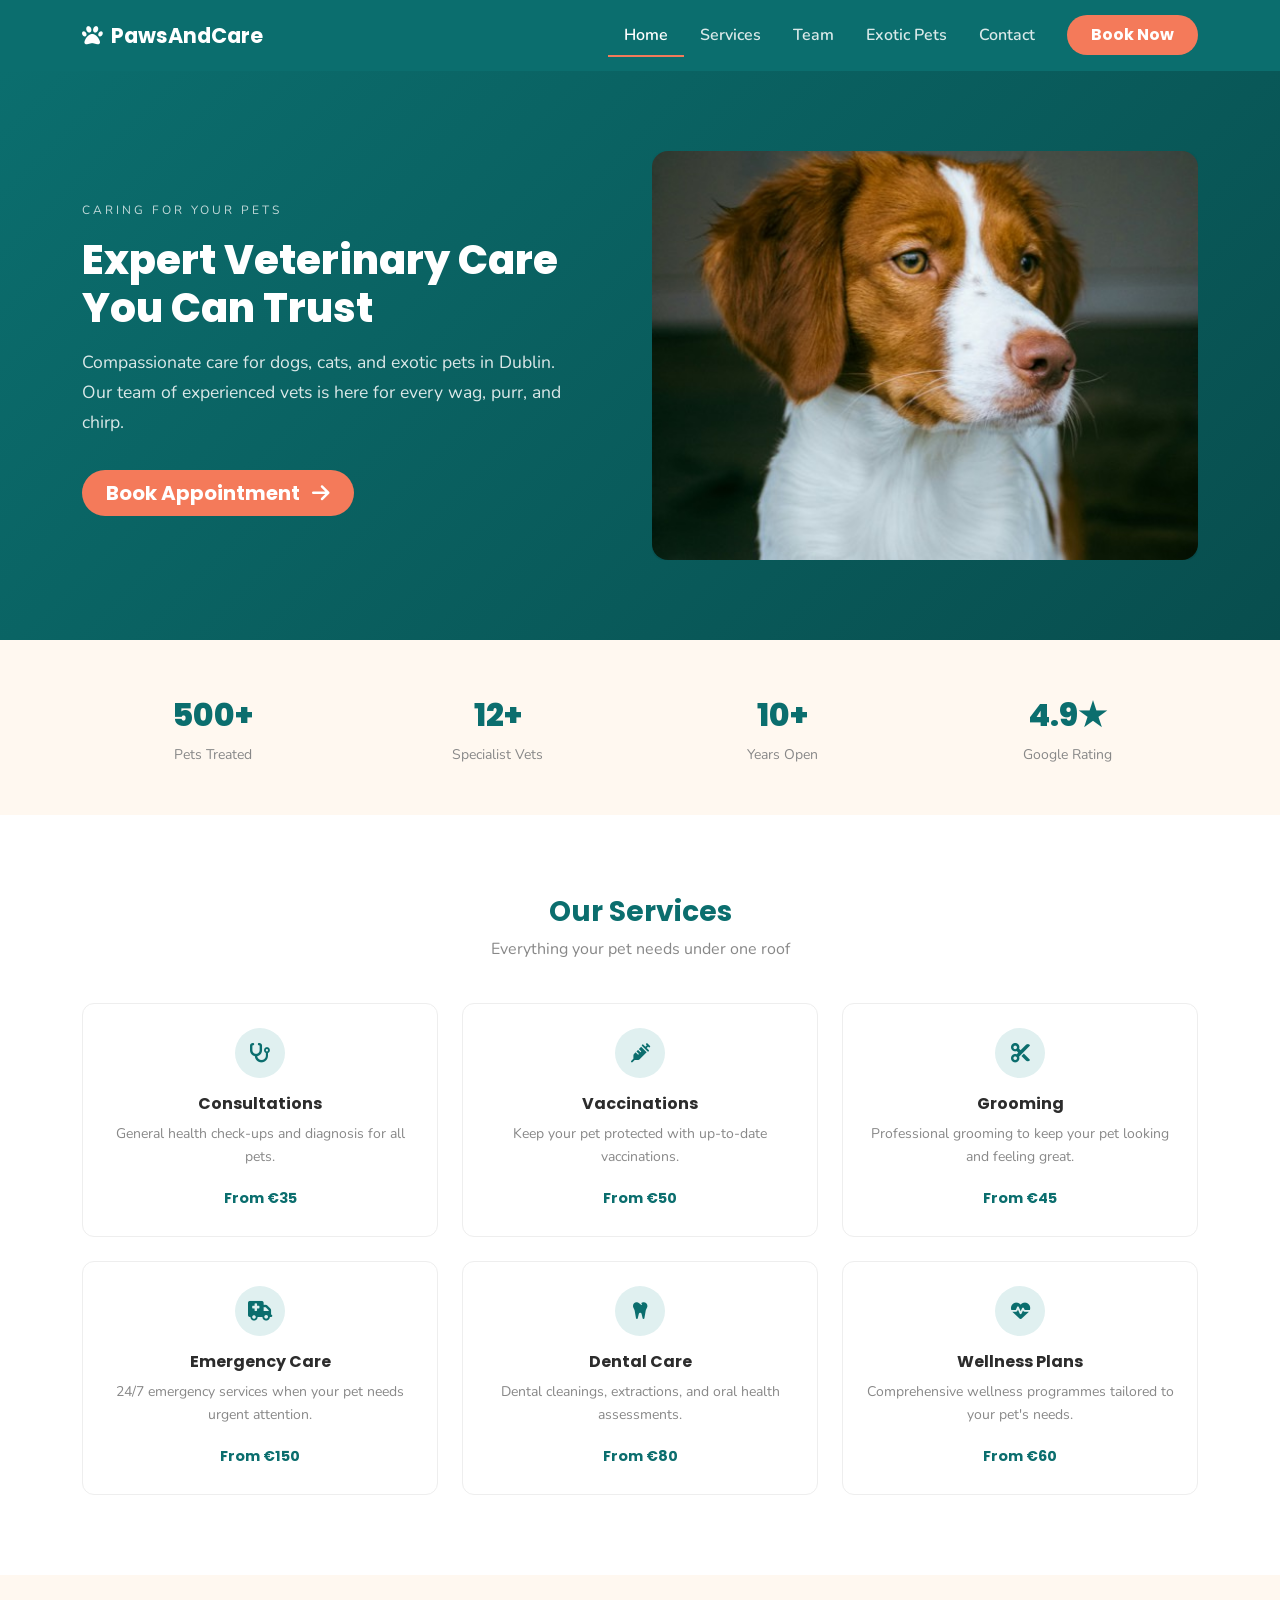
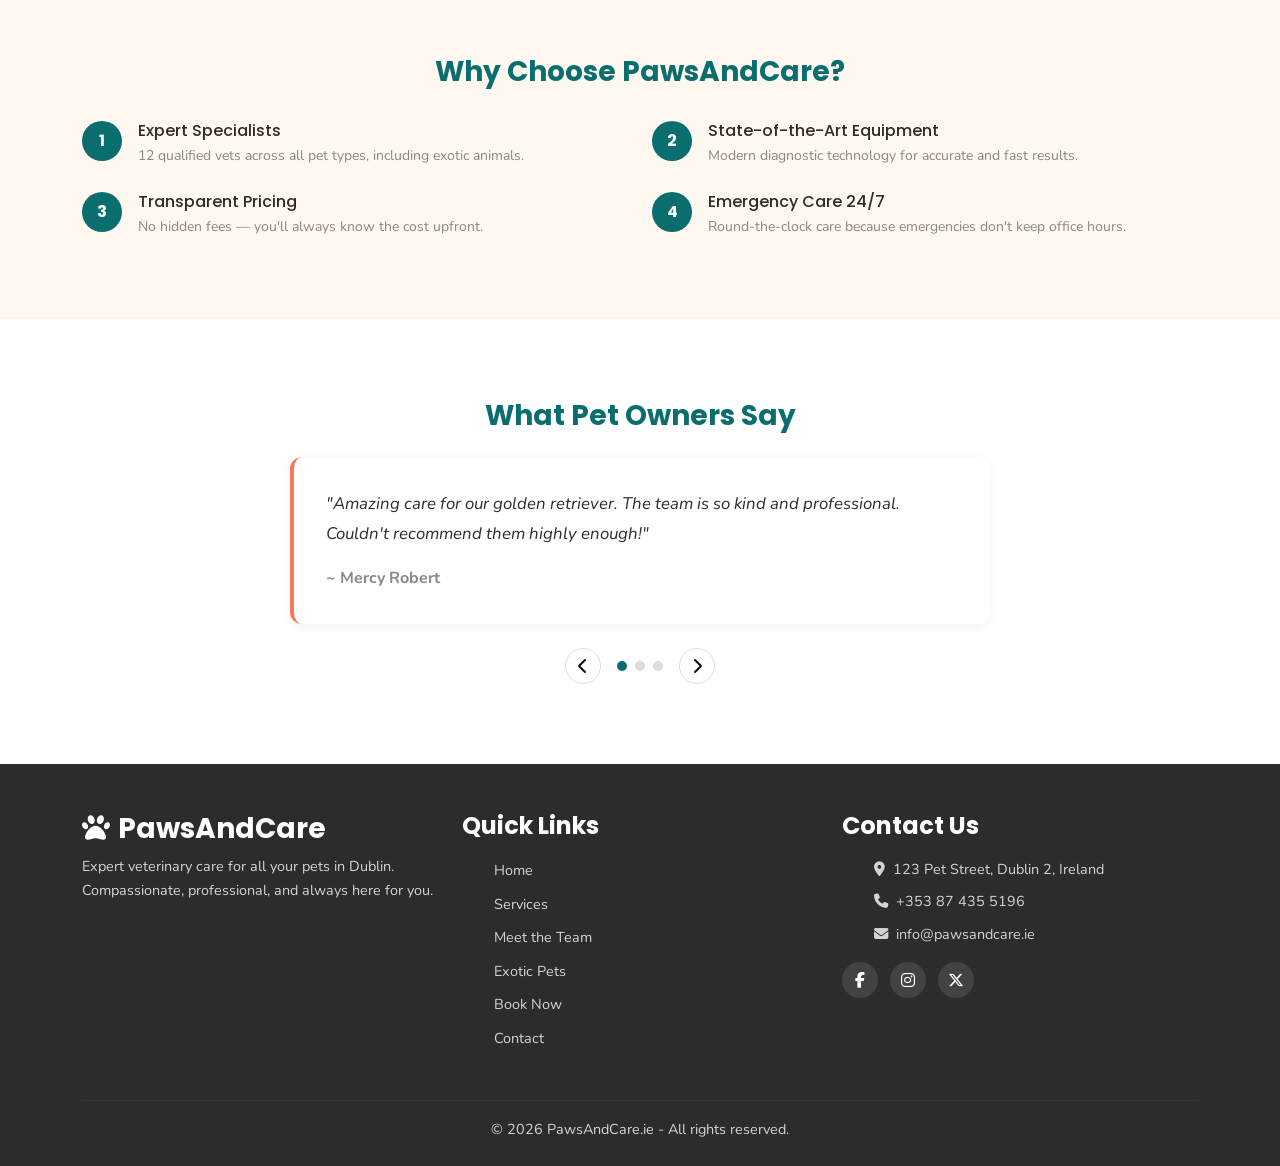
<file: index.html>
<!-- Name: Mercy Robert | Student Number: x25101927 -->
<!doctype html>
<html lang="en">
  <!-- This head section has all the meta info, stylesheets and fonts the page needs to load properly -->
  <head>
    <meta charset="UTF-8">
    <meta name="viewport" content="width=device-width, initial-scale=1.0">
    <!-- Added these meta tags for SEO so search engines can pick up the site easier -->
    <meta
      name="description"
      content="PawsAndCare.ie Expert veterinary care for dogs, cats, and exotic pets in Dublin. Book your appointment today."
   >
    <meta
      name="keywords"
      content="vet, veterinary, Dublin, pets, dogs, cats, exotic pets, animal care"
   >
    <title>PawsAndCare - Expert Veterinary Care in Dublin</title>

    <!-- Favicon so the little paw icon shows up in the browser tab -->
    <link rel="icon" href="assets/pawprint.png" type="image/png">

    <!-- Bootstrap 5 CSS loaded from CDN instead of locally to keep my project folder lighter -->
    <link
      href="https://cdn.jsdelivr.net/npm/bootstrap@5.3.3/dist/css/bootstrap.min.css"
      rel="stylesheet"
   >

    <!-- Font Awesome for all the icons I used across the site (paw, stethoscope, social icons...) -->
    <!-- Icons: Font Awesome Free @ fontawesome.com — CC BY 4.0 license -->
    <link
      rel="stylesheet"
      href="https://cdnjs.cloudflare.com/ajax/libs/font-awesome/6.5.1/css/all.min.css"
   >

    <!-- My custom stylesheets:shared styles and page specific styles for the home page -->
    <link rel="stylesheet" href="css/styles.css">
    <link rel="stylesheet" href="css/index.css">
  </head>

  <!-- Main body of our home page -->
  <body>
    <!-- Navigation bar: I used Bootstrap's navbar component and customised the colours in my CSS
         Made it sticky-top so it stays visible when scrolling, navbar-dark gives white text on my teal background
         Template reference: https://getbootstrap.com/docs/5.3/components/navbar/ -->
    <nav class="navbar navbar-expand-lg navbar-dark sticky-top" id="mainNav">
      <div class="container">
        <!-- Brand logo that links back to home, used Font Awesome paw icon beside the name -->
        <a class="navbar-brand fw-bold" href="index.html">
          <i class="fa-solid fa-paw me-2"></i>PawsAndCare
        </a>
        <!-- This toggler button only shows on mobile, it collapses the nav links into a hamburger menu -->
        <button
          class="navbar-toggler"
          type="button"
          data-bs-toggle="collapse"
          data-bs-target="#navbarNav"
          aria-controls="navbarNav"
          aria-expanded="false"
          aria-label="Toggle navigation"
        >
          <span class="navbar-toggler-icon"></span>
        </button>
        <!-- All the nav links - ms-auto pushes them to the right side on desktop -->
        <div class="collapse navbar-collapse" id="navbarNav">
          <ul class="navbar-nav ms-auto align-items-lg-center">
            <!-- active class highlights which page the user is currently on, it is styled in the css to have a coral underline-->
            <li class="nav-item">
              <a class="nav-link active" aria-current="page" href="index.html"
                >Home</a
              >
            </li>
            <!-- These pages are built by my group partner so they sit in the pages folder too -->
            <li class="nav-item">
              <a class="nav-link" href="pages/services.html">Services</a>
            </li>
            <li class="nav-item">
              <a class="nav-link" href="pages/team.html">Team</a>
            </li>
            <!-- This links to my exotic pets page -->
            <li class="nav-item">
              <a class="nav-link" href="pages/exotic.html">Exotic Pets</a>
            </li>
            <li class="nav-item">
              <a class="nav-link" href="pages/contact.html">Contact</a>
            </li>
            <!-- Book Now button styled differently from the other nav links using my btn-cta class to make it stand out as it is the main aim of the website-->
            <li class="nav-item ms-lg-3">
              <a class="btn btn-cta" href="pages/book.html">Book Now</a>
            </li>
          </ul>
        </div>
      </div>
    </nav>

    <!-- Hero section - this is the first thing visitors see when they land on the site
         I used a teal gradient background to match the brand colours we decided on -->
    <section id="hero" class="hero-section">
      <div class="container">
        <!-- Bootstrap row with two columns so text sits on the left and the image on the right -->
        <div class="row align-items-center">
          <div class="col-lg-6">
            <!-- Small tag above the heading just to add a bit of visual hierarchy -->
            <span class="hero-label">CARING FOR YOUR PETS</span>
            <h1 class="hero-title">Expert Veterinary Care You Can Trust</h1>
            <p class="hero-subtitle">
              Compassionate care for dogs, cats, and exotic pets in Dublin. Our
              team of experienced vets is here for every wag, purr, and chirp.
            </p>
            <!-- CTA button that takes users straight to the booking page -->
            <a href="pages/book.html" class="btn btn-cta btn-lg">
              Book Appointment <i class="fa-solid fa-arrow-right ms-2"></i>
            </a>
          </div>
          <!-- Hero image slider — Goes through pet photos every 3 seconds
               mt-4 mt-lg-0 adds top margin on mobile but removes it on larger screens so things don't look cramped
               The slider logic is in main.js, it just swaps the .active class like the review carousel -->
          <div class="col-lg-6 mt-4 mt-lg-0 text-center">
            <div class="hero-slider" id="heroSlider">
              <!-- Slide 1 — Photo by Makayla Lowenbach on Unsplash
                   Source: Photo by <a href="https://unsplash.com/@mlowenbach?utm_source=unsplash&utm_medium=referral&utm_content=creditCopyText">Makayla Lowenbach</a> on <a href="https://unsplash.com/photos/a-dog-looking-at-the-camera-6Q0I6BczIqY?utm_source=unsplash&utm_medium=referral&utm_content=creditCopyText">Unsplash</a> -->
              <img
                src="images/hero-dog.jpg"
                alt="Happy dog at the vet clinic"
                class="hero-slide hero-image img-fluid rounded-4 shadow active"
             >
              <!-- Slide 2 — tabby cat on a vet table
                   Source: Photo by <a href="https://unsplash.com/@aprygunova?utm_source=unsplash&utm_medium=referral&utm_content=creditCopyText">Anya Prygunova</a> on <a href="https://unsplash.com/photos/a-cat-lying-on-a-bed-OpEAuL0VKbM?utm_source=unsplash&utm_medium=referral&utm_content=creditCopyText">Unsplash</a> -->
              <img
                src="images/hero-cat.jpg"
                alt="Tabby cat being examined at the vet"
                class="hero-slide hero-image img-fluid rounded-4 shadow"
             >
              <!-- Slide 3 — blue-eyed cat
                   Source: Photo by <a href="https://unsplash.com/@lucasdalamartaphoto?utm_source=unsplash&utm_medium=referral&utm_content=creditCopyText">Lucas Dalamarta</a> on <a href="https://unsplash.com/photos/a-tabby-cat-with-striking-blue-eyes-sits-indoors-FVTj49V8YdY?utm_source=unsplash&utm_medium=referral&utm_content=creditCopyText">Unsplash</a> -->
              <img
                src="images/hero-cat2.jpg"
                alt="Blue-eyed cat looking at the camera"
                class="hero-slide hero-image img-fluid rounded-4 shadow"
             >
              <!-- Slide 4 — corgi puppy
                   Source: Photo by <a href="https://unsplash.com/@alvannee?utm_source=unsplash&utm_medium=referral&utm_content=creditCopyText">Alvan Nee</a> on <a href="https://unsplash.com/photos/short-coated-brown-and-white-puppy-sitting-on-floor-brFsZ7qszSY?utm_source=unsplash&utm_medium=referral&utm_content=creditCopyText">Unsplash</a> -->
              <img
                src="images/hero-dog2.jpg"
                alt="Cute corgi puppy sitting up"
                class="hero-slide hero-image img-fluid rounded-4 shadow"
             >
              <!-- Slide 5 — sea turtle representing exotic pets
                   Source: Photo by <a href="https://unsplash.com/@wexor?utm_source=unsplash&utm_medium=referral&utm_content=creditCopyText">Wexor Tmg</a> on <a href="https://unsplash.com/photos/brown-turtle-swimming-underwater-L-2p8fapOA8?utm_source=unsplash&utm_medium=referral&utm_content=creditCopyText">Unsplash</a> -->
              <img
                src="images/hero-tortoise.jpg"
                alt="Sea turtle swimming underwater"
                class="hero-slide hero-image img-fluid rounded-4 shadow"
             >
              <!-- Slide 6 — white horse galloping
                   Source: Photo by <a href="https://unsplash.com/@helenalopesph?utm_source=unsplash&utm_medium=referral&utm_content=creditCopyText">Helena Lopes</a> on <a href="https://unsplash.com/photos/running-white-horse-lIeqGEdvex0?utm_source=unsplash&utm_medium=referral&utm_content=creditCopyText">Unsplash</a> -->
              <img
                src="images/hero-donkey.jpg"
                alt="White horse galloping through a field"
                class="hero-slide hero-image img-fluid rounded-4 shadow"
             >
            </div>
          </div>
        </div>
      </div>
    </section>

    <!-- Stats bar - these numbers count up from 0 when you scroll down to the section
         I used IntersectionObserver(a browser API that watches when an element
  scrolls into view) in main.js to detect when this section is visible on screen,
         then it kicks off the counting animation. data-target tells the JS what number to count up to -->
    <section id="stats" class="stats-section cream-bg">
      <div class="container">
        <h2 class="visually-hidden">Site Statistics</h2>
        <div class="row text-center">
          <div class="col-6 col-md-3">
            <div class="stat-number" data-target="500">0</div>
            <div class="stat-label">Pets Treated</div>
          </div>
          <div class="col-6 col-md-3">
            <div class="stat-number" data-target="12">0</div>
            <div class="stat-label">Specialist Vets</div>
          </div>
          <!-- mt-3 mt-md-0 adds spacing on mobile when these becomes 2 columns -->
          <div class="col-6 col-md-3 mt-3 mt-md-0">
            <div class="stat-number" data-target="10">0</div>
            <div class="stat-label">Years Open</div>
          </div>
          <!-- data-decimal tells the JS to show one decimal place for the Google rating -->
          <div class="col-6 col-md-3 mt-3 mt-md-0">
            <div class="stat-number" data-target="4.9" data-decimal="true">
              0
            </div>
            <div class="stat-label">Google Rating</div>
          </div>
        </div>
      </div>
    </section>

    <!-- Services overview - 6 cards showing what the clinic offers
         Used col-6 col-md-4 so it shows 2 columns on mobile and 3 on desktop all from bootstrap cards-->
    <section id="services">
      <div class="container">
        <h2 class="section-title text-center">Our Services</h2>
        <p class="section-subtitle text-center">
          Everything your pet needs under one roof
        </p>

        <!-- Each service card has a Font Awesome icon, title, short description and starting price -->
        <div class="row g-4 mt-2">
          <div class="col-6 col-md-4">
            <div class="service-card text-center">
              <div class="service-icon">
                <i class="fa-solid fa-stethoscope"></i>
              </div>
              <h3>Consultations</h3>
              <p>General health check-ups and diagnosis for all pets.</p>
              <span class="service-price">From €35</span>
            </div>
          </div>
          <div class="col-6 col-md-4">
            <div class="service-card text-center">
              <div class="service-icon">
                <i class="fa-solid fa-syringe"></i>
              </div>
              <h3>Vaccinations</h3>
              <p>Keep your pet protected with up-to-date vaccinations.</p>
              <span class="service-price">From €50</span>
            </div>
          </div>
          <div class="col-6 col-md-4">
            <div class="service-card text-center">
              <div class="service-icon">
                <i class="fa-solid fa-scissors"></i>
              </div>
              <h3>Grooming</h3>
              <p>
                Professional grooming to keep your pet looking and feeling
                great.
              </p>
              <span class="service-price">From €45</span>
            </div>
          </div>
          <div class="col-6 col-md-4">
            <div class="service-card text-center">
              <div class="service-icon">
                <i class="fa-solid fa-truck-medical"></i>
              </div>
              <h3>Emergency Care</h3>
              <p>
                24/7 emergency services when your pet needs urgent attention.
              </p>
              <span class="service-price">From €150</span>
            </div>
          </div>
          <div class="col-6 col-md-4">
            <div class="service-card text-center">
              <div class="service-icon"><i class="fa-solid fa-tooth"></i></div>
              <h3>Dental Care</h3>
              <p>Dental cleanings, extractions, and oral health assessments.</p>
              <span class="service-price">From €80</span>
            </div>
          </div>
          <div class="col-6 col-md-4">
            <div class="service-card text-center">
              <div class="service-icon">
                <i class="fa-solid fa-heart-pulse"></i>
              </div>
              <h3>Wellness Plans</h3>
              <p>
                Comprehensive wellness programmes tailored to your pet's needs.
              </p>
              <span class="service-price">From €60</span>
            </div>
          </div>
        </div>
      </div>
    </section>

    <!-- Why Choose Us section - 4 numbered reasons in a 2x2 grid, I used flexbox for the number + text alignment -->
    <section id="why-choose" class="cream-bg">
      <div class="container">
        <h2 class="section-title text-center">Why Choose PawsAndCare?</h2>
        <div class="row g-4 mt-2">
          <div class="col-md-6">
            <div class="why-item">
              <div class="why-number">1</div>
              <div>
                <h3>Expert Specialists</h3>
                <p>
                  12 qualified vets across all pet types, including exotic
                  animals.
                </p>
              </div>
            </div>
          </div>
          <div class="col-md-6">
            <div class="why-item">
              <div class="why-number">2</div>
              <div>
                <h3>State-of-the-Art Equipment</h3>
                <p>
                  Modern diagnostic technology for accurate and fast results.
                </p>
              </div>
            </div>
          </div>
          <div class="col-md-6">
            <div class="why-item">
              <div class="why-number">3</div>
              <div>
                <h3>Transparent Pricing</h3>
                <p>No hidden fees — you'll always know the cost upfront.</p>
              </div>
            </div>
          </div>
          <div class="col-md-6">
            <div class="why-item">
              <div class="why-number">4</div>
              <div>
                <h3>Emergency Care 24/7</h3>
                <p>
                  Round-the-clock care because emergencies don't keep office
                  hours.
                </p>
              </div>
            </div>
          </div>
        </div>
      </div>
    </section>

    <!-- Reviews section - I built my own carousel from scratch instead of using Bootstrap's carousel component
         I could have used Bootstrap's (carousel, carousel-inner, carousel-item classes) and it would work
         ,but I wanted full control over the styling, the coral left border ornage color, custom dot,
         and the show or hide effect. Plus writing my own JS logic gave me more hands on practice and research room. The carousel logic is in the main.js file -->
    <section id="testimonials">
      <div class="container">
        <!-- Section heading centered using Bootstrap's text-center utility -->
        <h2 class="section-title text-center">What Pet Owners Say</h2>

        <!-- review-carousel is the outer container, max-width 700px and centered with margin auto in CSS
             mt-4 adds some spacing between the heading and the carousel -->
        <div class="review-carousel mt-4">
          <!-- review-wrapper holds all 3 review cards. The code in main.js targets this by ID
               to find the individual cards inside it. Only one card is visible at a time -->
          <div class="review-wrapper" id="reviewWrapper">
            <!-- First review card has .active class so it shows on page load
                 All other cards are hidden (display is set to none in CSS) until the JS swaps the active class -->
            <div class="review-card active">
              <!-- review-text is styled italic in the CSS to give it a quote feel -->
              <p class="review-text">
                "Amazing care for our golden retriever. The team is so kind and
                professional. Couldn't recommend them highly enough!"
              </p>
              <!-- review-author sits below the quote, bold and muted grey -->
              <div class="review-author">~ Mercy Robert</div>
            </div>
            <!-- Second review card hidden by default, becomes visible when JavaScript adds .active -->
            <div class="review-card">
              <p class="review-text">
                "Brought my cat in for an emergency late at night. They were
                calm, quick, and saved her life. Forever grateful."
              </p>
              <div class="review-author">~ James O'Brien</div>
            </div>
            <!-- Third review card same as above, shown when its turn comes in the rotation -->
            <div class="review-card">
              <p class="review-text">
                "The exotic pet team really knows their stuff. My bearded dragon
                is in great hands with Dr. Murphy."
              </p>
              <div class="review-author">~ Aoife K.</div>
            </div>
          </div>

          <!-- Navigation controls prev button, dots and next button
               Laid out with flexbox in CSS (review-nav) so they sit neatly in a row, centered -->
          <div class="review-nav">
            <!-- Previous button clicking this tells main.js to show the card before the current one
                 aria-label is for accessibility so screen readers know what the button does -->
            <button
              class="review-btn"
              id="prevReview"
              aria-label="Previous testimonial"
            >
              <i class="fa-solid fa-chevron-left"></i>
            </button>
            <!-- Dot handlers — one per review card, the .active dot matches the visible card
                 Clicking a dot jumps straight to that review. main.js handles the click event -->
            <div class="review-dots" id="reviewDots">
              <span class="dot active"></span>
              <span class="dot"></span>
              <span class="dot"></span>
            </div>
            <!-- Next button moves to the next card, comes back to the first after the last one -->
            <button
              class="review-btn"
              id="nextReview"
              aria-label="Next testimonial"
            >
              <i class="fa-solid fa-chevron-right"></i>
            </button>
          </div>
        </div>
      </div>
    </section>

    <!-- Footer split into 3 columns using Bootstrap grid: brand info, quick links, and contact details -->
    <footer class="site-footer">
      <div class="container">
        <div class="row g-4">
          <!-- Brand column with a short description of the clinic -->
          <div class="col-md-4">
            <h3 class="footer-brand">
              <i class="fa-solid fa-paw me-2"></i>PawsAndCare
            </h3>
            <p>
              Expert veterinary care for all your pets in Dublin. Compassionate,
              professional, and always here for you.
            </p>
          </div>
          <!-- Quick links so users can navigate to any page from the footer too -->
          <div class="col-md-4">
            <h4 class="footer-heading">Quick Links</h4>
            <ul class="footer-links">
              <li><a href="index.html">Home</a></li>
              <li><a href="pages/services.html">Services</a></li>
              <li><a href="pages/team.html">Meet the Team</a></li>
              <li><a href="pages/exotic.html">Exotic Pets</a></li>
              <li><a href="pages/book.html">Book Now</a></li>
              <li><a href="pages/contact.html">Contact</a></li>
            </ul>
          </div>
          <!-- Contact info and social media icons socials are placeholder links except for my number  -->
          <div class="col-md-4">
            <h4 class="footer-heading">Contact Us</h4>
            <ul class="footer-contact">
              <li>
                <i class="fa-solid fa-location-dot me-2"></i>123 Pet Street,
                Dublin 2, Ireland
              </li>
              <li><i class="fa-solid fa-phone me-2"></i>+353 87 435 5196</li>
              <li>
                <i class="fa-solid fa-envelope me-2"></i>info@pawsandcare.ie
              </li>
            </ul>
            <div class="footer-socials mt-3">
              <a href="#" aria-label="Facebook"
                ><i class="fa-brands fa-facebook-f"></i
              ></a>
              <a href="#" aria-label="Instagram"
                ><i class="fa-brands fa-instagram"></i
              ></a>
              <a href="#" aria-label="Twitter"
                ><i class="fa-brands fa-x-twitter"></i
              ></a>
            </div>
          </div>
        </div>
        <hr class="footer-divider">
        <p class="text-center mb-0">
          &copy; 2026 PawsAndCare.ie - All rights reserved.
        </p>
      </div>
    </footer>

    <!-- Bootstrap JS bundle loaded from CDN, needed for the navbar toggler on mobile -->
    <script src="https://cdn.jsdelivr.net/npm/bootstrap@5.3.3/dist/js/bootstrap.bundle.min.js"></script>

    <!-- jQuery loaded from CDN, I use it in main.js for DOM manipulation and event handling Just to expand and try my hands at all the tools-->
    <script src="https://code.jquery.com/jquery-3.7.1.min.js"></script>

    <!-- My custom JS file - handles the navbar scroll effect, stats counter animation, and testimonial carousel events -->
    <script src="js/main.js"></script>

    <!--
         REFERENCES & RESOURCES
         YouTube tutorials and docs I used to help build different parts of this page
    -->
    <!-- Custom Carousel / Slideshow:
         - "Build A Carousel With JavaScript" by Web Dev Simplified: https://www.youtube.com/watch?v=9HcxHDS2w1s
         - "How To Create An Image Slider In HTML CSS & JavaScript" by GreatStack: https://www.youtube.com/watch?v=McPdzhLRzCg
         - "Simple jQuery Carousel Tutorial" by Traversy Media: https://www.youtube.com/watch?v=KkzVFB3Ba_o
    -->
    <!-- IntersectionObserver (used for the stats counter animation):
         - MDN Docs: https://developer.mozilla.org/en-US/docs/Web/API/IntersectionObserver
         - "Learn Intersection Observer In 15 Minutes" by Web Dev Simplified: https://www.youtube.com/watch?v=2IbRtjez6ag
    -->
    <!-- Bootstrap 5 Navbar:
         - Bootstrap Docs: https://getbootstrap.com/docs/5.3/components/navbar/
    -->
  </body>
</html>
</file>
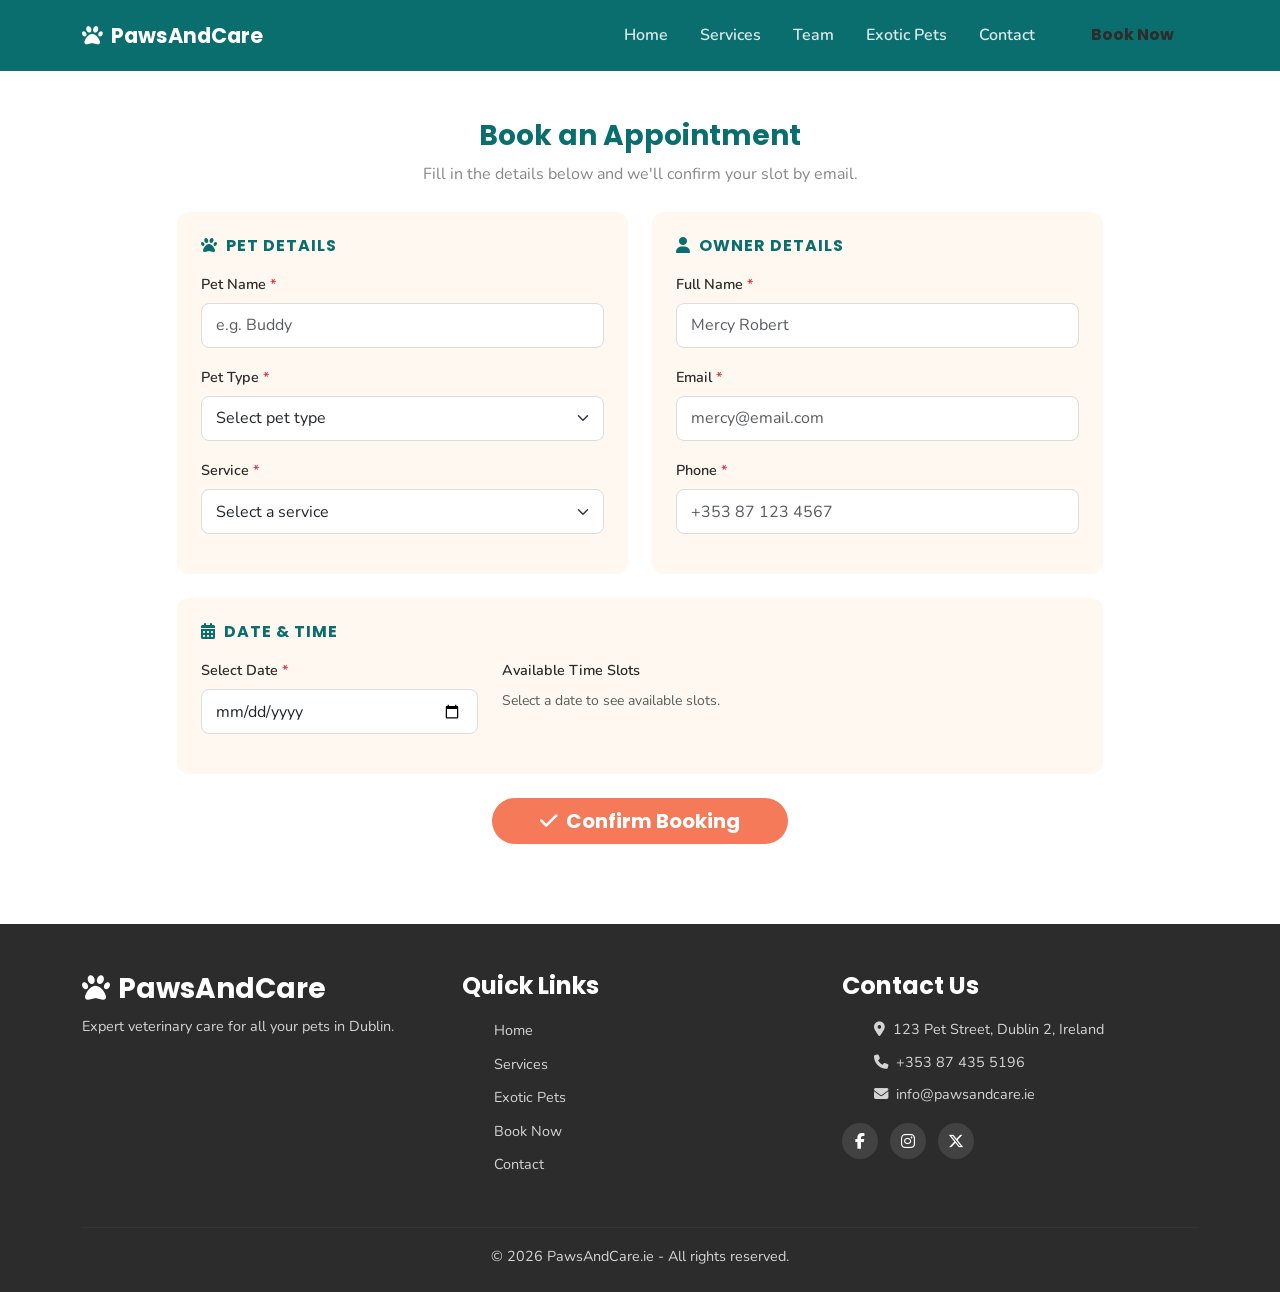
<file: pages/book.html>
<!-- Name: Mercy Robert | Student Number: x25101927 -->
<!doctype html>
<html lang="en">
  <!-- Head section with meta info, stylesheets and fonts needed for the booking page -->
  <head>
    <meta charset="UTF-8">
    <meta name="viewport" content="width=device-width, initial-scale=1.0">
    <!-- SEO meta tags so search engines can find the booking page -->
    <meta
      name="description"
      content="Book a veterinary appointment at PawsAndCare.ie easy online booking for dogs, cats, and exotic pets."
   >
    <meta
      name="keywords"
      content="vet appointment, book vet, Dublin, PawsAndCare, pet booking"
   >
    <title>Book an Appointment - PawsAndCare</title>

    <!-- Favicon so the paw icon shows up in the browser tab -->
    <link rel="icon" href="../assets/pawprint.png" type="image/png">
    <!-- Bootstrap 5 from CDN-->
    <link
      href="https://cdn.jsdelivr.net/npm/bootstrap@5.3.3/dist/css/bootstrap.min.css"
      rel="stylesheet"
   >
    <!-- Font Awesome for icons -->
    <link
      rel="stylesheet"
      href="https://cdnjs.cloudflare.com/ajax/libs/font-awesome/6.5.1/css/all.min.css"
   >
    <!-- Shared styles -->
    <link rel="stylesheet" href="../css/styles.css">
    <!-- Booking page specific styles -->
    <link rel="stylesheet" href="../css/book.css">
  </head>
  <body>
    <!-- Navigation, same navbar used across all my pages -->
    <nav class="navbar navbar-expand-lg navbar-dark sticky-top" id="mainNav">
      <div class="container">
        <!-- Brand logo linking back to home -->
        <a class="navbar-brand fw-bold" href="../index.html">
          <i class="fa-solid fa-paw me-2"></i>PawsAndCare
        </a>
        <!-- Hamburger menu button only visible on mobile screens -->
        <button
          class="navbar-toggler"
          type="button"
          data-bs-toggle="collapse"
          data-bs-target="#navbarNav"
          aria-controls="navbarNav"
          aria-expanded="false"
          aria-label="Toggle navigation"
        >
          <span class="navbar-toggler-icon"></span>
        </button>
        <!-- ms-auto pushes nav links to the right on larger screens -->
        <div class="collapse navbar-collapse" id="navbarNav">
          <ul class="navbar-nav ms-auto align-items-lg-center">
            <li class="nav-item">
              <a class="nav-link" href="../index.html">Home</a>
            </li>
            <li class="nav-item">
              <a class="nav-link" href="services.html">Services</a>
            </li>
            <li class="nav-item">
              <a class="nav-link" href="team.html">Team</a>
            </li>
            <li class="nav-item">
              <a class="nav-link" href="exotic.html">Exotic Pets</a>
            </li>
            <li class="nav-item">
              <a class="nav-link" href="contact.html">Contact</a>
            </li>
            <!-- Book Now is the active page here, styled with btn-cta to stand out -->
            <li class="nav-item ms-lg-3">
              <a class="btn btn-cta active" href="book.html">Book Now</a>
            </li>
          </ul>
        </div>
      </div>
    </nav>

    <!-- Booking form section — this is the main purpose of the whole website,
         everything else leads here. The form has 3 grouped sections:
         Pet Details, Owner Details, and Date and Time.
         I used novalidate on the form because i handle all validation myself in book.js
         instead of relying on the browser's default validation popups -->
    <section id="booking" class="booking-section">
      <div class="container">
        <div class="row justify-content-center">
          <div class="col-lg-10">
            <h1 class="section-title text-center">Book an Appointment</h1>
            <p class="section-subtitle text-center">
              Fill in the details below and we'll confirm your slot by email.
            </p>

            <form id="bookingForm" class="booking-form mt-4" novalidate>
              <!-- Bootstrap row with g-4 gutter spacing, two columns side by side on desktop -->
              <div class="row g-4">
                <!-- Pet Details column appears on the left side on desktop, full width on mobile -->
                <div class="col-md-6">
                  <!-- form-section is a custom class that gives each group a cream card background -->
                  <div class="form-section">
                    <h2 class="form-section-title">
                      <i class="fa-solid fa-paw me-2"></i>Pet Details
                    </h2>

                    <!-- Pet name input is required, book.js validates it needs at least 3 characters -->
                    <div class="mb-3">
                      <label for="petName" class="form-label"
                        >Pet Name <span class="text-danger">*</span></label
                      >
                      <input
                        type="text"
                        class="form-control"
                        id="petName"
                        placeholder="e.g. Buddy"
                        required
                     >
                      <!-- invalid-feedback is Bootstrap's error message class, shown when is-invalid is added by javascript-->
                      <div class="invalid-feedback">
                        Please enter your pet's name.
                      </div>
                    </div>

                    <!-- Pet type dropdown if user comes from exotic.html with query type=exotic in the URL,
                         book.js already selects "Exotic" here so they don't have to pick it again -->
                    <div class="mb-3">
                      <label for="petType" class="form-label"
                        >Pet Type <span class="text-danger">*</span></label
                      >
                      <select class="form-select" id="petType" required>
                        <option value="" disabled selected>
                          Select pet type
                        </option>
                        <option value="dog">Dog</option>
                        <option value="cat">Cat</option>
                        <option value="exotic">Exotic</option>
                      </select>
                      <div class="invalid-feedback">
                        Please select your pet type.
                      </div>
                    </div>

                    <!-- Service dropdown with prices so users know what they're paying upfront -->
                    <div class="mb-3">
                      <label for="service" class="form-label"
                        >Service <span class="text-danger">*</span></label
                      >
                      <select class="form-select" id="service" required>
                        <option value="" disabled selected>
                          Select a service
                        </option>
                        <option value="consultation">Consultation €35</option>
                        <option value="vaccination">Vaccination €50</option>
                        <option value="grooming">Grooming €45</option>
                        <option value="emergency">Emergency Care €150</option>
                        <option value="dental">Dental Care €80</option>
                        <option value="wellness">Wellness Plan €60</option>
                      </select>
                      <div class="invalid-feedback">
                        Please select a service.
                      </div>
                    </div>
                  </div>
                </div>

                <!-- Owner Details column appears on right side on desktop -->
                <div class="col-md-6">
                  <div class="form-section">
                    <h2 class="form-section-title">
                      <i class="fa-solid fa-user me-2"></i>Owner Details
                    </h2>

                    <div class="mb-3">
                      <label for="ownerName" class="form-label"
                        >Full Name <span class="text-danger">*</span></label
                      >
                      <input
                        type="text"
                        class="form-control"
                        id="ownerName"
                        placeholder="Mercy Robert"
                        required
                     >
                      <div class="invalid-feedback">
                        Please enter your full name.
                      </div>
                    </div>

                    <!-- Email validated with regex in book.js to check for proper format -->
                    <div class="mb-3">
                      <label for="ownerEmail" class="form-label"
                        >Email <span class="text-danger">*</span></label
                      >
                      <input
                        type="email"
                        class="form-control"
                        id="ownerEmail"
                        placeholder="mercy@email.com"
                        required
                     >
                      <div class="invalid-feedback">
                        Please enter a valid email address.
                      </div>
                    </div>

                    <!-- Phone validated with regex that accepts Irish format like +353 87 123 4567 -->
                    <div class="mb-3">
                      <label for="ownerPhone" class="form-label"
                        >Phone <span class="text-danger">*</span></label
                      >
                      <input
                        type="tel"
                        class="form-control"
                        id="ownerPhone"
                        placeholder="+353 87 123 4567"
                        required
                     >
                      <div class="invalid-feedback">
                        Please enter a valid phone number (e.g. +353 87 123
                        4567).
                      </div>
                    </div>
                  </div>
                </div>
              </div>

              <!-- Date & Time section spans full width below the two columns
                   When a date is picked, book.js generates clickable time slot buttons
                   Some slots are randomly marked as "taken" to make it feel realistic -->
              <div class="form-section mt-4">
                <h2 class="form-section-title">
                  <i class="fa-solid fa-calendar-days me-2"></i>Date & Time
                </h2>

                <div class="row align-items-start">
                  <!-- Date picker, mu js sets min to today so you can't book in the past -->
                  <div class="col-md-4 mb-3">
                    <label for="appointmentDate" class="form-label"
                      >Select Date <span class="text-danger">*</span></label
                    >
                    <input
                      type="date"
                      class="form-control"
                      id="appointmentDate"
                      required
                   >
                    <div class="invalid-feedback">Please select a date.</div>
                  </div>
                  <!-- Time slots container my js populates this with buttons when a date is chosen -->
                  <div class="col-md-8 mb-3">
                    <label class="form-label">Available Time Slots</label>
                    <div id="timeSlots" class="time-slots">
                      <p class="text-muted small">
                        Select a date to see available slots.
                      </p>
                    </div>
                    <!-- Hidden input stores the selected time value so it gets submitted with the form -->
                    <input type="hidden" id="selectedTime">
                    <!-- Time error message hidden by default, book.js shows it if no slot is picked on submission -->
                    <div
                      class="invalid-feedback d-block"
                      id="timeError"
                      style="display: none !important"
                    >
                      Please select a time slot.
                    </div>
                  </div>
                </div>
              </div>

              <!-- Submit button again book.js intercepts this and runs all the validation before allowing the booking to go through -->
              <div class="text-center mt-4">
                <button type="submit" class="btn btn-cta btn-lg px-5">
                  <i class="fa-solid fa-check me-2"></i>Confirm Booking
                </button>
              </div>
            </form>

            <!-- Confirmation card hidden by default (display:none inline style)
                 book.js shows this with jQuery's slideDown after a successful submission
                 and hides the form with slideUp so users see a clean confirmation message -->
            <div
              id="bookingConfirmation"
              class="booking-confirmation mt-4"
              style="display: none"
            >
              <div class="d-flex align-items-start">
                <!-- The big green checkmark icon-->
                <i class="fa-solid fa-circle-check fa-2x me-3 text-success"></i>
                <div>
                  <h3 class="mb-1">Booking Confirmed!</h3>
                  <!-- confirmationDetails is filled by book.js with the pet name, service, date and time -->
                  <p id="confirmationDetails" class="mb-1"></p>
                  <small class="text-muted"
                    >Your appointment has been saved. We'll send a confirmation
                    email shortly.</small
                  >
                </div>
              </div>
            </div>
          </div>
        </div>
      </div>
    </section>

    <!-- Footer same 3-column layout used across all pages -->
    <footer class="site-footer">
      <div class="container">
        <div class="row g-4">
          <!-- Brand column -->
          <div class="col-md-4">
            <h3 class="footer-brand">
              <i class="fa-solid fa-paw me-2"></i>PawsAndCare
            </h3>
            <p>Expert veterinary care for all your pets in Dublin.</p>
          </div>
          <!-- Quick links column -->
          <div class="col-md-4">
            <h4 class="footer-heading">Quick Links</h4>
            <ul class="footer-links">
              <li><a href="../index.html">Home</a></li>
              <li><a href="services.html">Services</a></li>
              <li><a href="exotic.html">Exotic Pets</a></li>
              <li><a href="book.html">Book Now</a></li>
              <li><a href="contact.html">Contact</a></li>
            </ul>
          </div>
          <!-- Contact column with social nedia icons -->
          <div class="col-md-4">
            <h4 class="footer-heading">Contact Us</h4>
            <ul class="footer-contact">
              <li>
                <i class="fa-solid fa-location-dot me-2"></i>123 Pet Street,
                Dublin 2, Ireland
              </li>
              <li><i class="fa-solid fa-phone me-2"></i>+353 87 435 5196</li>
              <li>
                <i class="fa-solid fa-envelope me-2"></i>info@pawsandcare.ie
              </li>
            </ul>
            <!-- Social icons are placeholders -->
            <div class="footer-socials mt-3">
              <a href="#" aria-label="Facebook"
                ><i class="fa-brands fa-facebook-f"></i
              ></a>
              <a href="#" aria-label="Instagram"
                ><i class="fa-brands fa-instagram"></i
              ></a>
              <a href="#" aria-label="Twitter"
                ><i class="fa-brands fa-x-twitter"></i
              ></a>
            </div>
          </div>
        </div>
        <hr class="footer-divider">
        <p class="text-center mb-0">
          &copy; 2026 PawsAndCare.ie - All rights reserved.
        </p>
      </div>
    </footer>

    <!-- Bootstrap JS bundle needed for the navbar toggler on mobile -->
    <script src="https://cdn.jsdelivr.net/npm/bootstrap@5.3.3/dist/js/bootstrap.bundle.min.js"></script>
    <!-- jQuery loaded before my scripts since book.js uses it -->
    <script src="https://code.jquery.com/jquery-3.7.1.min.js"></script>
    <!-- main.js handles the navbar scroll effect shared across all pages -->
    <script src="../js/main.js"></script>
    <!-- book.js handles form validation, time slot generation, and localStorage booking -->
    <script src="../js/book.js"></script>

    <!--
         REFERENCES & RESOURCES
    -->
    <!-- Bootstrap Form Validation:
         https://getbootstrap.com/docs/5.3/forms/validation/ -->
    <!-- jQuery .slideUp() and .slideDown() used for form/confirmation transitions:
         https://api.jquery.com/slideUp/ | https://api.jquery.com/slideDown/ -->
    <!-- localStorage used to save bookings on the client side:
         https://developer.mozilla.org/en-US/docs/Web/API/Window/localStorage -->
  </body>
</html>
</file>
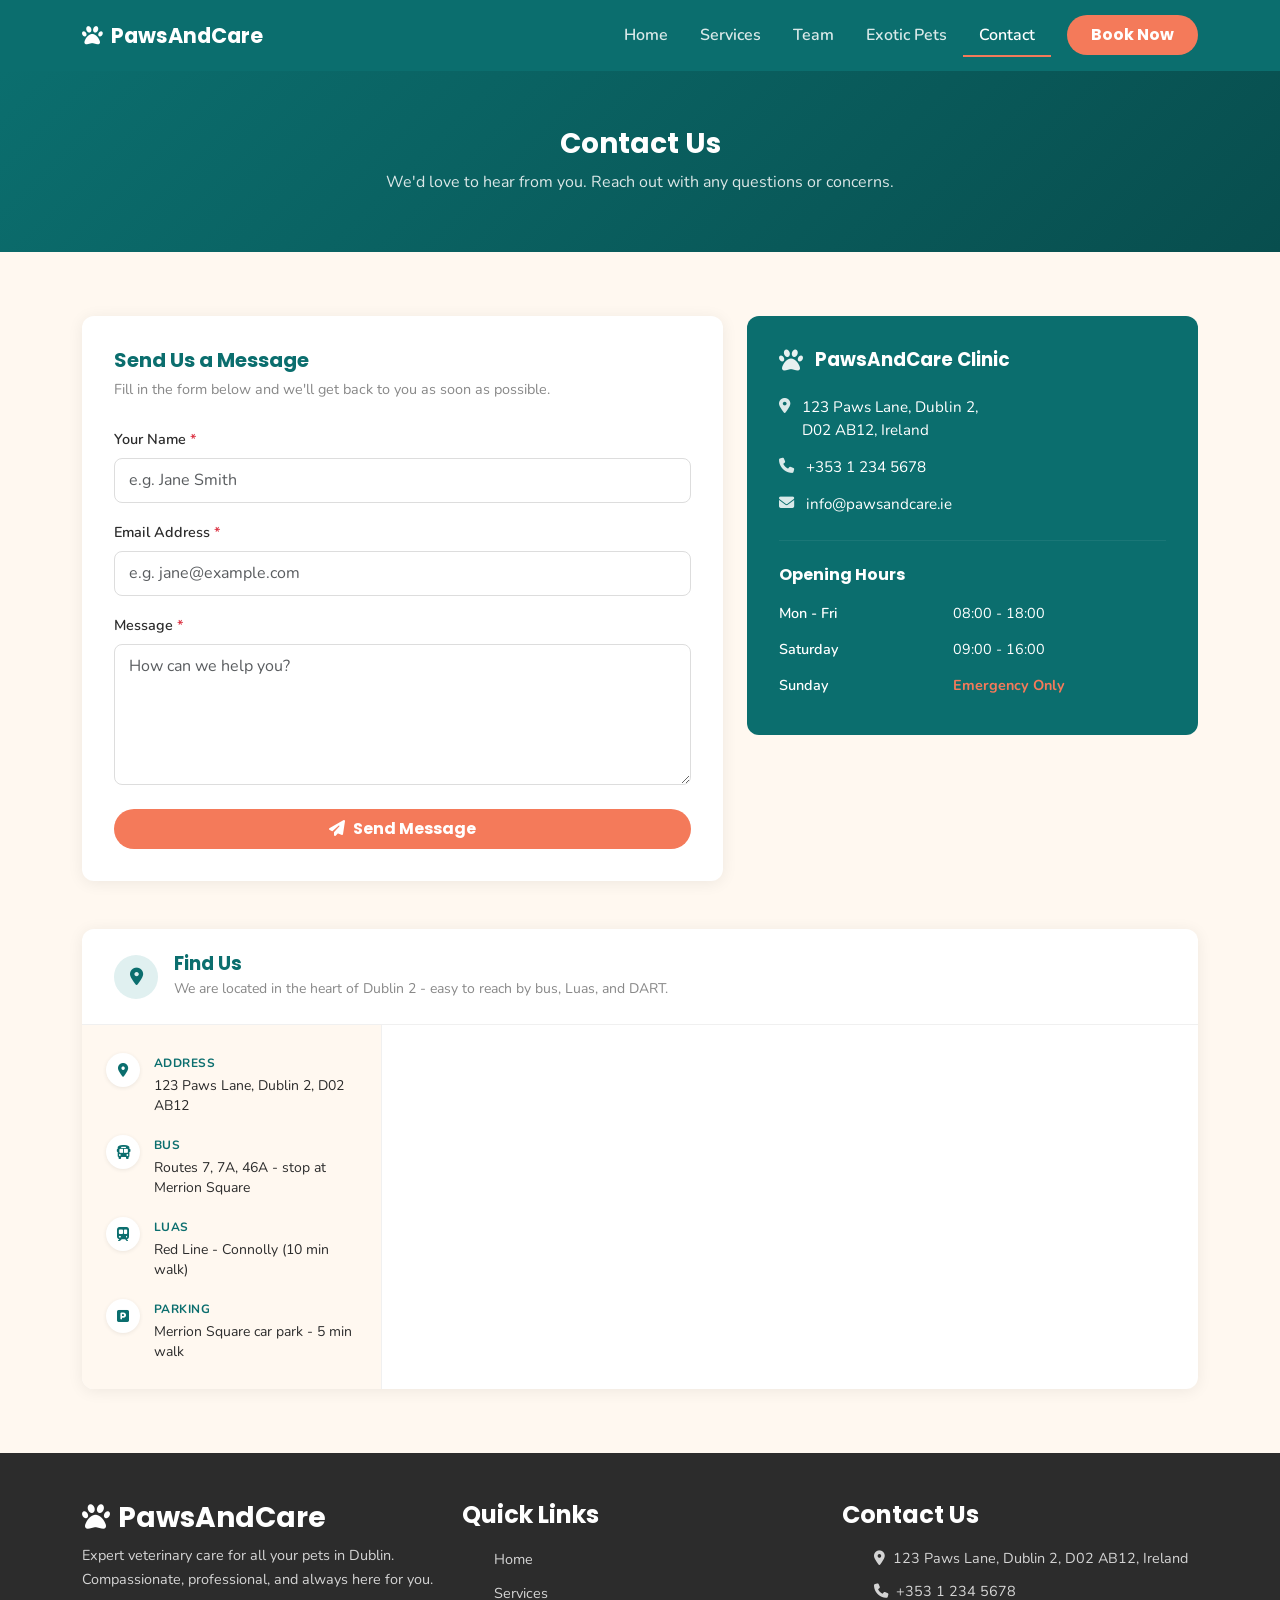
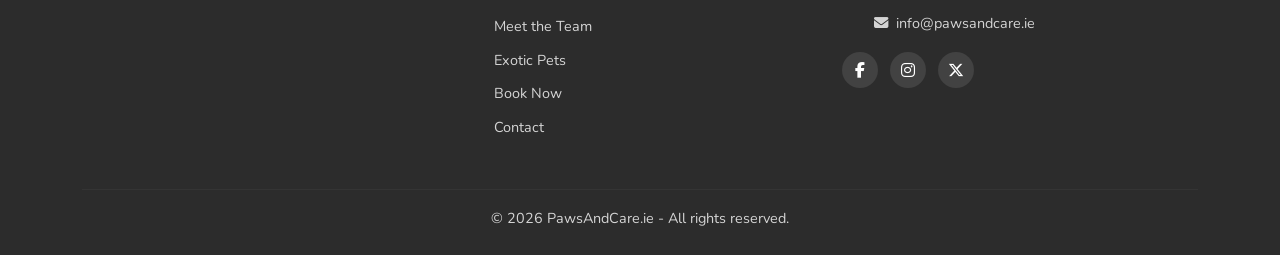
<file: pages/contact.html>
<!-- Name: Joao Lucas Bugati | Student Number: x25163116 -->
<!doctype html>
<html lang="en">
  <head>
    <!-- META INFO, STYLESHEETS & FONTS -->
    <!-- Meta: charset, viewport, SEO description and keywords -->
    <meta charset="UTF-8">
    <meta name="viewport" content="width=device-width, initial-scale=1.0">
    <meta
      name="description"
      content="Contact PawsAndCare.ie — get in touch with our veterinary clinic in Dublin for appointments, queries, and emergencies."
   >
    <meta
      name="keywords"
      content="contact vet Dublin, PawsAndCare contact, veterinary clinic Dublin, pet care Ireland"
   >
    <title>Contact Us - PawsAndCare</title>
    <!-- Favicon so the little paw icon shows up in the browser tab -->
    <link rel="icon" href="../assets/pawprint.png" type="image/png">
    <!-- Bootstrap 5.3.3 CSS loaded from CDN instead of locally to keep my project folder lighter -->
    <link
      href="https://cdn.jsdelivr.net/npm/bootstrap@5.3.3/dist/css/bootstrap.min.css"
      rel="stylesheet"
   >
    <!-- Font Awesome 6 Icons (CDN) -->
    <link
      rel="stylesheet"
      href="https://cdnjs.cloudflare.com/ajax/libs/font-awesome/6.5.1/css/all.min.css"
   >
    <!-- Google Fonts: Nunito (body) + Poppins (headings) -->
    <link
      href="https://fonts.googleapis.com/css2?family=Poppins:wght@400;500;600;700&family=Nunito:wght@400;500;600;700&display=swap"
      rel="stylesheet"
   >
    <!-- Global design tokens, typography, shared components (navbar, footer, cards) -->
    <link rel="stylesheet" href="../css/styles.css">
    <!-- Styles for the team page -->
    <link rel="stylesheet" href="../css/contact.css">
  </head>
  <body>
    <!-- SECTION 1: NAVIGATION
         Bootstrap Navbar (navbar-expand-lg, sticky-top, navbar-dark).
         "Contact" link has .active + aria-current="page" to reflect the current page.
         Collapses to hamburger on mobile via data-bs-toggle="collapse". -->
    <nav class="navbar navbar-expand-lg navbar-dark sticky-top" id="mainNav">
      <div class="container">
        <a class="navbar-brand fw-bold" href="../index.html">
          <i class="fa-solid fa-paw me-2"></i>PawsAndCare
        </a>
        <button
          class="navbar-toggler"
          type="button"
          data-bs-toggle="collapse"
          data-bs-target="#navbarNav"
          aria-controls="navbarNav"
          aria-expanded="false"
          aria-label="Toggle navigation"
        >
          <span class="navbar-toggler-icon"></span>
        </button>
        <div class="collapse navbar-collapse" id="navbarNav">
          <ul class="navbar-nav ms-auto align-items-lg-center">
            <li class="nav-item">
              <a class="nav-link" href="../index.html">Home</a>
            </li>
            <li class="nav-item">
              <a class="nav-link" href="services.html">Services</a>
            </li>
            <li class="nav-item">
              <a class="nav-link" href="team.html">Team</a>
            </li>
            <li class="nav-item">
              <a class="nav-link" href="exotic.html">Exotic Pets</a>
            </li>
            <li class="nav-item">
              <a class="nav-link active" aria-current="page" href="contact.html"
                >Contact</a
              >
            </li>
            <li class="nav-item ms-lg-3">
              <a class="btn btn-cta" href="book.html">Book Now</a>
            </li>
          </ul>
        </div>
      </div>
    </nav>

    <!-- SECTION 2: CONTACT HERO
         Full-width banner with page title and subtitle.
         Styled .contact-hero in contact.css. -->
    <section class="contact-hero">
      <div class="container text-center">
        <h1 class="section-title">Contact Us</h1>
        <p class="section-subtitle">
          We'd love to hear from you. Reach out with any questions or concerns.
        </p>
      </div>
    </section>

    <!-- SECTION 3: CONTACT SECTION
         It has the clinic info card. -->
    <section class="contact-section cream-bg">
      <div class="container">
        <div class="row g-4 align-items-start">
          <!-- Contact Form
               Bootstrap form with novalidate.
               JS: #contactForm submit event handled in contact.js. -->
          <div class="col-md-7">
            <div class="contact-form-card">
              <h2 class="contact-form-title">Send Us a Message</h2>
              <p class="contact-form-subtitle">
                Fill in the form below and we'll get back to you as soon as
                possible.
              </p>

              <form id="contactForm" novalidate>
                <div class="mb-3">
                  <label for="contactName" class="form-label"
                    >Your Name <span class="text-danger">*</span></label
                  >
                  <input
                    type="text"
                    class="form-control contact-input"
                    id="contactName"
                    name="name"
                    placeholder="e.g. Jane Smith"
                    required
                 >
                </div>

                <div class="mb-3">
                  <label for="contactEmail" class="form-label"
                    >Email Address <span class="text-danger">*</span></label
                  >
                  <input
                    type="email"
                    class="form-control contact-input"
                    id="contactEmail"
                    name="email"
                    placeholder="e.g. jane@example.com"
                    required
                 >
                </div>

                <div class="mb-4">
                  <label for="contactMessage" class="form-label"
                    >Message <span class="text-danger">*</span></label
                  >
                  <textarea
                    class="form-control contact-input"
                    id="contactMessage"
                    name="message"
                    rows="5"
                    placeholder="How can we help you?"
                    required
                  ></textarea>
                </div>

                <button type="submit" class="btn btn-cta w-100">
                  <i class="fa-solid fa-paper-plane me-2"></i>Send Message
                </button>
              </form>
            </div>
          </div>

          <!-- Clinic Info Card
               Displays address, phone, email, and opening hours. -->
          <div class="col-md-5">
            <div class="clinic-info-card">
              <div class="clinic-info-header">
                <i class="fa-solid fa-paw clinic-info-icon"></i>
                <h3 class="clinic-info-title">PawsAndCare Clinic</h3>
              </div>

              <ul class="clinic-details-list">
                <li>
                  <i class="fa-solid fa-location-dot"></i>
                  <span>123 Paws Lane, Dublin 2,<br>D02 AB12, Ireland</span>
                </li>
                <li>
                  <i class="fa-solid fa-phone"></i>
                  <span>+353 1 234 5678</span>
                </li>
                <li>
                  <i class="fa-solid fa-envelope"></i>
                  <span>info@pawsandcare.ie</span>
                </li>
              </ul>

              <hr class="clinic-divider">

              <h4 class="clinic-hours-title">Opening Hours</h4>
              <table class="clinic-hours-table">
                <tbody>
                  <tr>
                    <td>Mon - Fri</td>
                    <td>08:00 - 18:00</td>
                  </tr>
                  <tr>
                    <td>Saturday</td>
                    <td>09:00 - 16:00</td>
                  </tr>
                  <tr>
                    <td>Sunday</td>
                    <td class="emergency-text">Emergency Only</td>
                  </tr>
                </tbody>
              </table>
            </div>
          </div>
        </div>

        <!-- Map Card
             Google Maps embed (iframe) showing Dublin 2 location.
             Transport info: bus routes, Luas Red Line, and parking details. -->
        <div class="map-card mt-5">
          <div class="map-card-header">
            <div class="map-card-icon">
              <i class="fa-solid fa-location-dot"></i>
            </div>
            <div>
              <h3 class="map-card-title">Find Us</h3>
              <p class="map-card-subtitle">
                We are located in the heart of Dublin 2 - easy to reach by bus,
                Luas, and DART.
              </p>
            </div>
          </div>

          <div class="map-card-body">
            <!-- Transport & Access Info -->
            <div class="map-info-col">
              <ul class="map-info-list">
                <li>
                  <div class="map-info-icon">
                    <i class="fa-solid fa-location-dot"></i>
                  </div>
                  <div>
                    <span class="map-info-label">Address</span>
                    <span class="map-info-value"
                      >123 Paws Lane, Dublin 2, D02 AB12</span
                    >
                  </div>
                </li>
                <li>
                  <div class="map-info-icon">
                    <i class="fa-solid fa-bus"></i>
                  </div>
                  <div>
                    <span class="map-info-label">Bus</span>
                    <span class="map-info-value"
                      >Routes 7, 7A, 46A - stop at Merrion Square</span
                    >
                  </div>
                </li>
                <li>
                  <div class="map-info-icon">
                    <i class="fa-solid fa-train-subway"></i>
                  </div>
                  <div>
                    <span class="map-info-label">Luas</span>
                    <span class="map-info-value"
                      >Red Line - Connolly (10 min walk)</span
                    >
                  </div>
                </li>
                <li>
                  <div class="map-info-icon">
                    <i class="fa-solid fa-square-parking"></i>
                  </div>
                  <div>
                    <span class="map-info-label">Parking</span>
                    <span class="map-info-value"
                      >Merrion Square car park - 5 min walk</span
                    >
                  </div>
                </li>
              </ul>
            </div>

            <!-- Google Maps Iframe
                 Source: https://maps.google.com map centered on Dublin 2, Ireland. -->
            <div class="map-iframe-col">
              <iframe
                src="https://maps.google.com/maps?q=Dublin+2,+Ireland&t=&z=15&ie=UTF8&iwloc=&output=embed"
                style="border: 0"
                allowfullscreen=""
                loading="lazy"
                referrerpolicy="no-referrer-when-downgrade"
                title="PawsAndCare location — Dublin 2, Ireland"
                aria-label="Google Maps showing Dublin 2, Ireland"
              >
              </iframe>
            </div>
          </div>
        </div>
      </div>
    </section>

    <!-- FOOTER -->
    <footer class="site-footer">
      <div class="container">
        <div class="row g-4">
          <div class="col-md-4">
            <h3 class="footer-brand">
              <i class="fa-solid fa-paw me-2"></i>PawsAndCare
            </h3>
            <p>
              Expert veterinary care for all your pets in Dublin. Compassionate,
              professional, and always here for you.
            </p>
          </div>
          <div class="col-md-4">
            <h4 class="footer-heading">Quick Links</h4>
            <ul class="footer-links">
              <li><a href="../index.html">Home</a></li>
              <li><a href="services.html">Services</a></li>
              <li><a href="team.html">Meet the Team</a></li>
              <li><a href="exotic.html">Exotic Pets</a></li>
              <li><a href="book.html">Book Now</a></li>
              <li><a href="contact.html">Contact</a></li>
            </ul>
          </div>
          <div class="col-md-4">
            <h4 class="footer-heading">Contact Us</h4>
            <ul class="footer-contact">
              <li>
                <i class="fa-solid fa-location-dot me-2"></i>123 Paws Lane,
                Dublin 2, D02 AB12, Ireland
              </li>
              <li><i class="fa-solid fa-phone me-2"></i>+353 1 234 5678</li>
              <li>
                <i class="fa-solid fa-envelope me-2"></i>info@pawsandcare.ie
              </li>
            </ul>
            <div class="footer-socials mt-3">
              <a href="#" aria-label="Facebook"
                ><i class="fa-brands fa-facebook-f"></i
              ></a>
              <a href="#" aria-label="Instagram"
                ><i class="fa-brands fa-instagram"></i
              ></a>
              <a href="#" aria-label="Twitter"
                ><i class="fa-brands fa-x-twitter"></i
              ></a>
            </div>
          </div>
        </div>
        <hr class="footer-divider">
        <p class="text-center mb-0">
          &copy; 2026 PawsAndCare.ie - All rights reserved.
        </p>
      </div>
    </footer>

    <!-- Bootstrap 5.3.3 JS Bundle includes Popper.js (required for dropdowns/tooltips) -->
    <script src="https://cdn.jsdelivr.net/npm/bootstrap@5.3.3/dist/js/bootstrap.bundle.min.js"></script>
    <!-- main.js — shared behaviours across all pages -->
    <script src="../js/main.js"></script>
    <!-- contact.js — handles #contactForm submit validation and feedback -->
    <script src="../js/contact.js"></script>
  </body>
  <!--
REFERENCES & RESOURCES
The following external resources were used in this page:

- Bootstrap Navbar component:
  https://getbootstrap.com/docs/5.3/components/navbar/

- Bootstrap Grid system (col-md-7, col-md-5, row g-4):
  https://getbootstrap.com/docs/5.3/layout/grid/

- Bootstrap Form components (form-control, form-label, novalidate):
  https://getbootstrap.com/docs/5.3/forms/overview/

- Font Awesome Icons (fa-paw, fa-location-dot, fa-phone, fa-envelope, etc.):
  https://fontawesome.com/icons

- Google Maps Embed API (iframe map showing Dublin 2 location):
  https://developers.google.com/maps/documentation/embed/get-started
--></html>
</file>
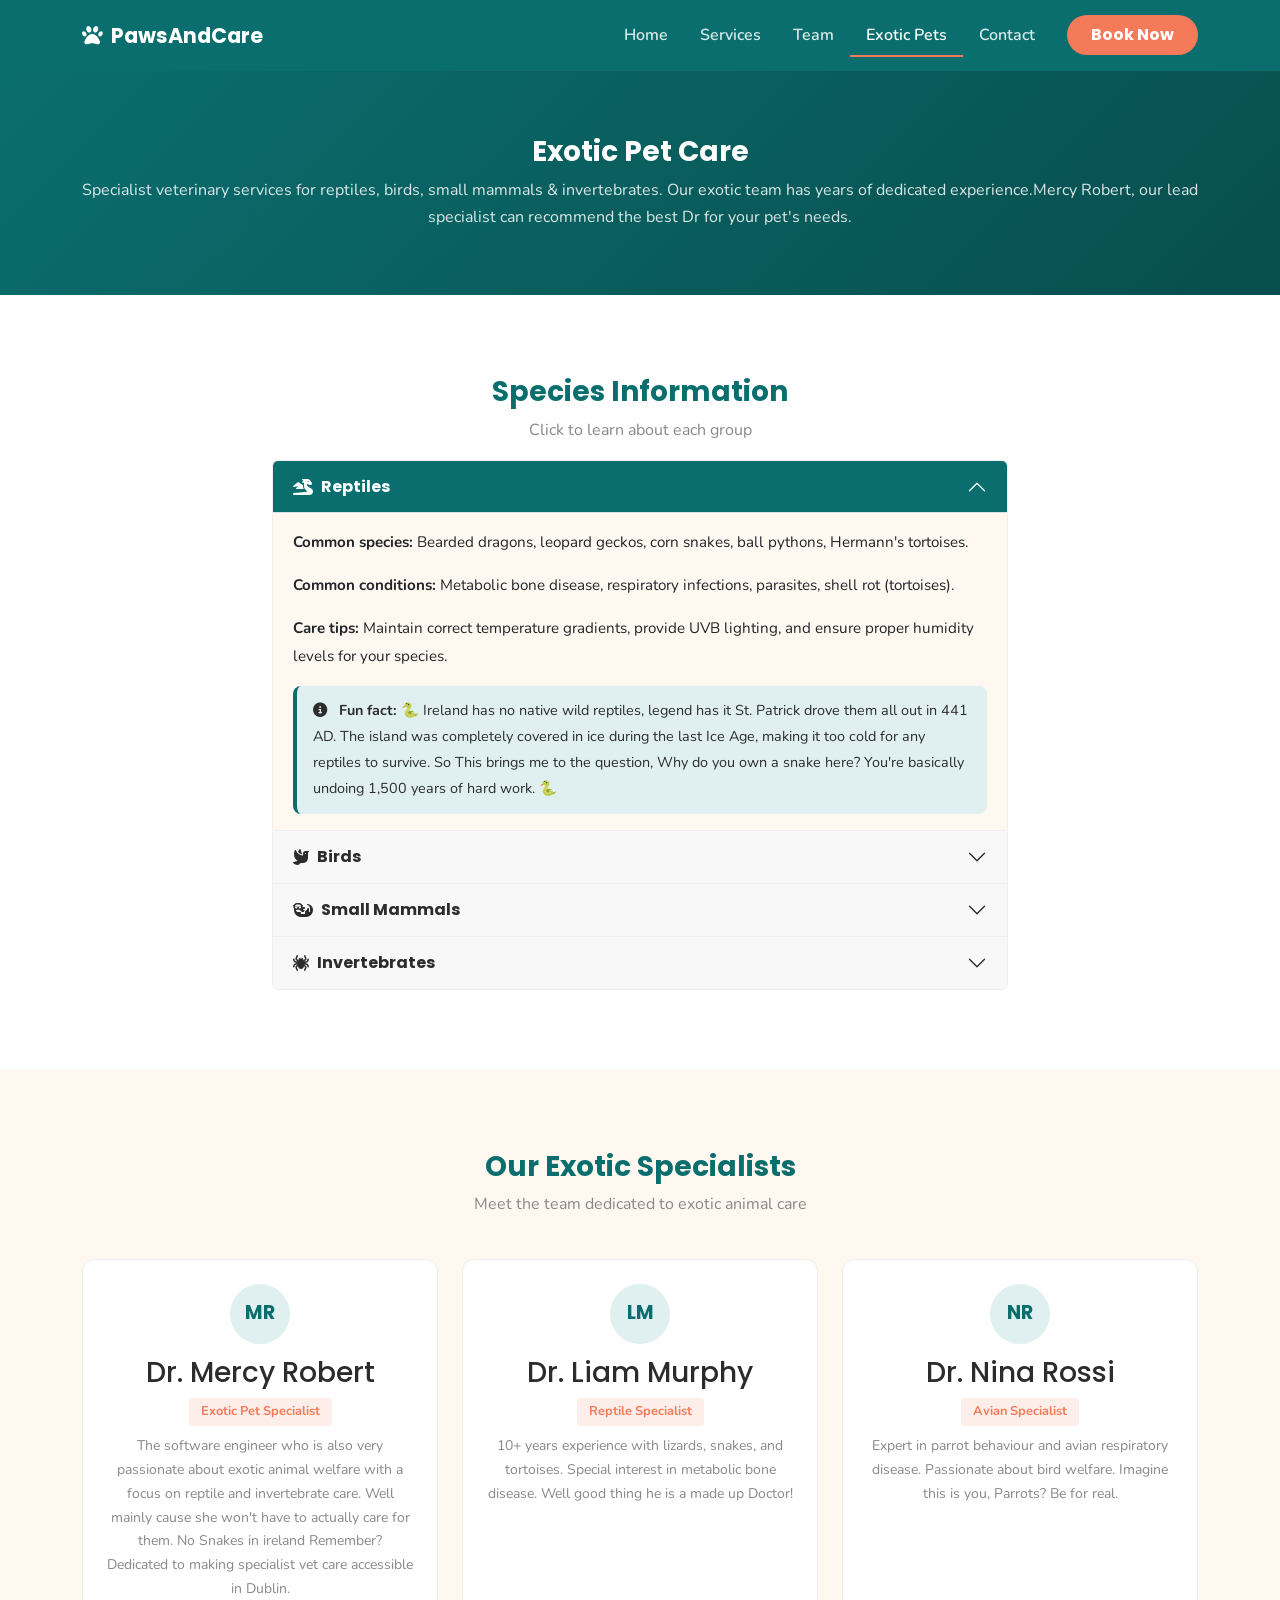
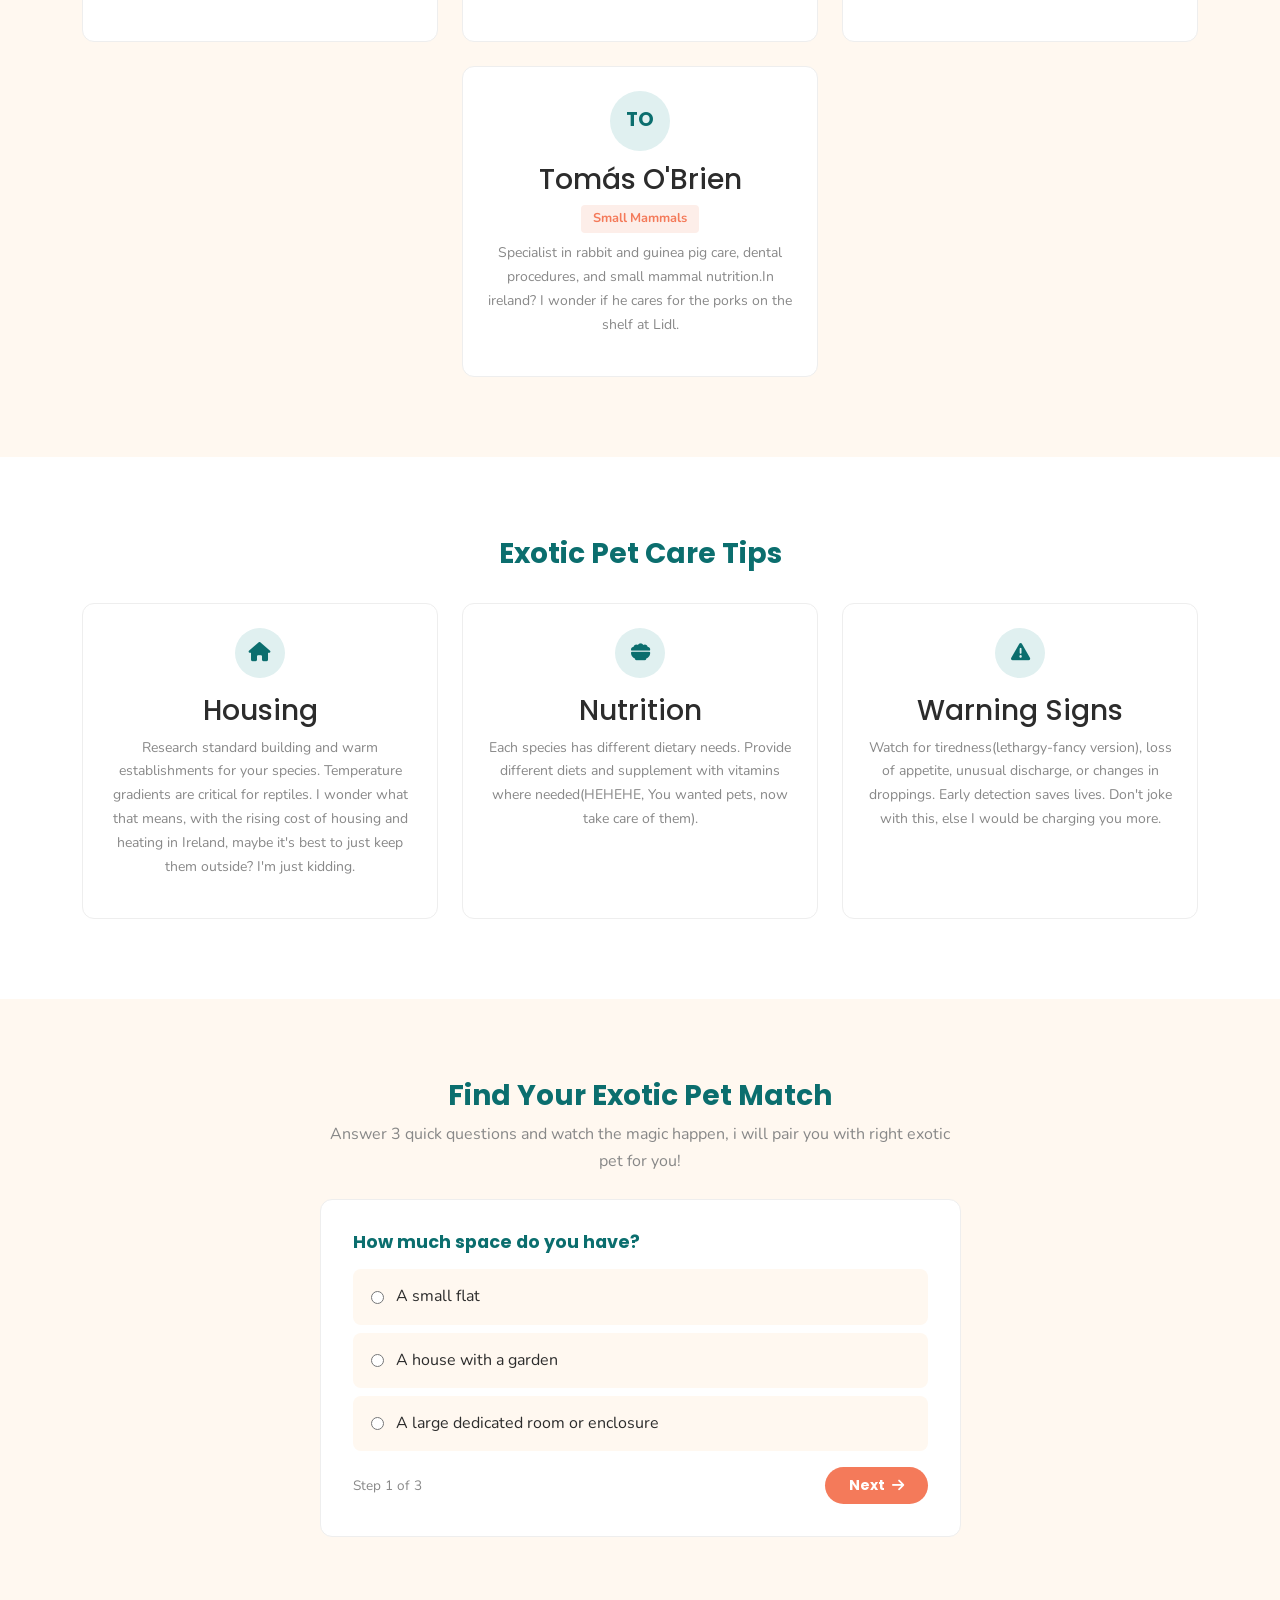
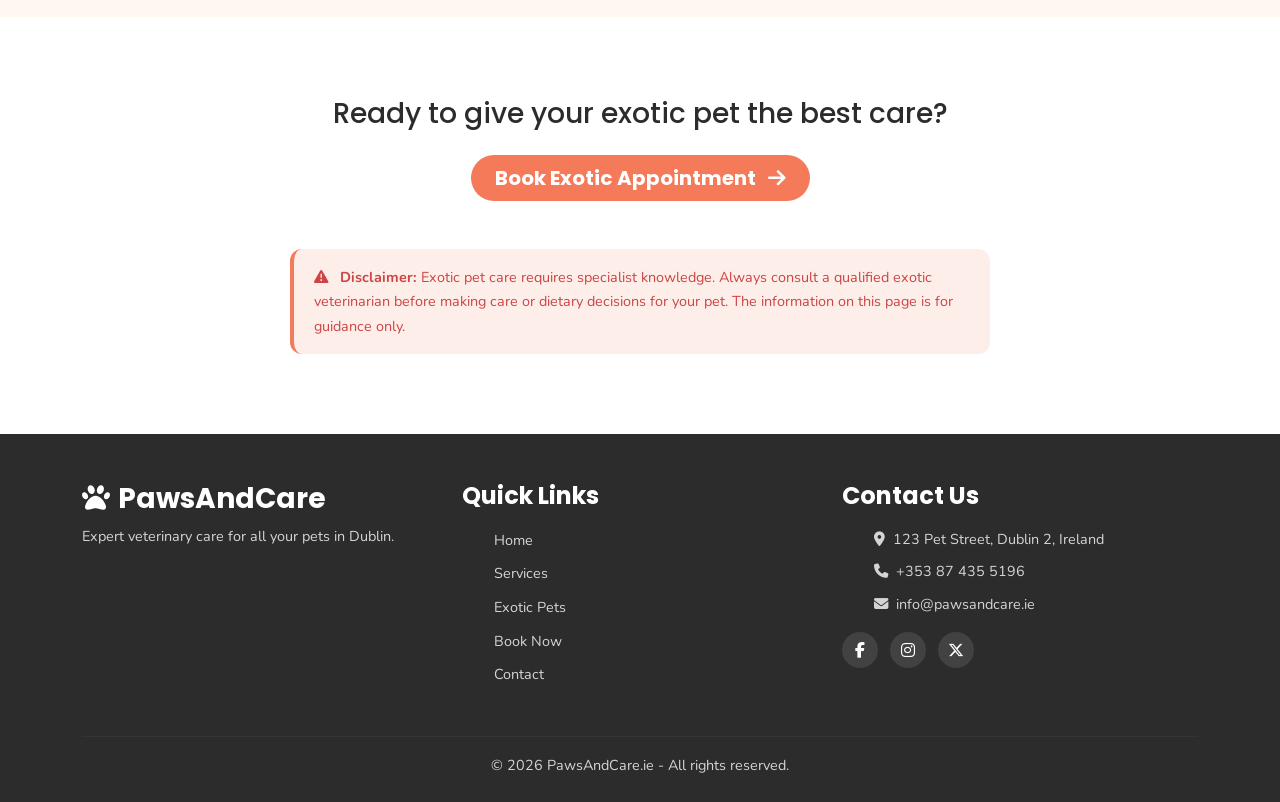
<file: pages/exotic.html>
<!-- Name: Mercy Robert | Student Number: x25101927 -->
<!doctype html>
<html lang="en">
  <!-- This head section has all the meta info and links the page needs to load -->
  <head>
    <meta charset="UTF-8">
    <meta name="viewport" content="width=device-width, initial-scale=1.0">
    <!-- These meta tags help with SEO so search engines can find the page -->
    <meta
      name="description"
      content="Exotic pet care at PawsAndCare.ie specialist veterinary services for reptiles, birds, small mammals and invertebrates in Dublin."
   >
    <meta
      name="keywords"
      content="exotic pets, reptile vet, bird vet, small mammals, Dublin vet, exotic animal care"
   >
    <title>Exotic Pet Care - PawsAndCare</title>

    <!-- Favicon so the paw icon shows up in the browser tab -->
    <link rel="icon" href="../assets/pawprint.png" type="image/png">
    <!-- Bootstrap 5 from CDN — I used this for the accordion, grid, and utility classes on this page -->
    <link
      href="https://cdn.jsdelivr.net/npm/bootstrap@5.3.3/dist/css/bootstrap.min.css"
      rel="stylesheet"
   >
    <!-- Font Awesome for the species icons (dragon, dove, spider...) -->
    <link
      rel="stylesheet"
      href="https://cdnjs.cloudflare.com/ajax/libs/font-awesome/6.5.1/css/all.min.css"
   >
    <!-- Shared styles (variables, navbar, footer, buttons) -->
    <link rel="stylesheet" href="../css/styles.css">
    <!-- Exotic page specific styles -->
    <link rel="stylesheet" href="../css/exotic.css">
  </head>
  <body>
    <!-- Navigation — same navbar used across all my pages
       Bootstrap navbar reference: https://getbootstrap.com/docs/5.3/components/navbar/ -->
    <nav class="navbar navbar-expand-lg navbar-dark sticky-top" id="mainNav">
      <div class="container">
        <a class="navbar-brand fw-bold" href="../index.html">
          <i class="fa-solid fa-paw me-2"></i>PawsAndCare
        </a>
        <!-- This button only shows on mobile and collapses the nav into a hamburger menu -->
        <button
          class="navbar-toggler"
          type="button"
          data-bs-toggle="collapse"
          data-bs-target="#navbarNav"
          aria-controls="navbarNav"
          aria-expanded="false"
          aria-label="Toggle navigation"
        >
          <span class="navbar-toggler-icon"></span>
        </button>
        <!-- ms-auto pushes the links to the right side of the navbar on desktop or large screens-->
        <div class="collapse navbar-collapse" id="navbarNav">
          <ul class="navbar-nav ms-auto align-items-lg-center">
            <li class="nav-item">
              <a class="nav-link" href="../index.html">Home</a>
            </li>
            <li class="nav-item">
              <a class="nav-link" href="services.html">Services</a>
            </li>
            <li class="nav-item">
              <a class="nav-link" href="team.html">Team</a>
            </li>
            <!-- active class here because this is the current page styled in styles.css with an underline -->
            <li class="nav-item">
              <a class="nav-link active" aria-current="page" href="exotic.html"
                >Exotic Pets</a
              >
            </li>
            <li class="nav-item">
              <a class="nav-link" href="contact.html">Contact</a>
            </li>
            <!-- Book Now sits separately from the other links using btn-cta to make it stand out -->
            <li class="nav-item ms-lg-3">
              <a class="btn btn-cta" href="book.html">Book Now</a>
            </li>
          </ul>
        </div>
      </div>
    </nav>

    <!-- Hero section - teal gradient banner similar to the home page but shorter
       text-center centres everything since there's no image on this page's hero -->
    <section class="exotic-hero text-center">
      <div class="container">
        <h1 class="section-title">Exotic Pet Care</h1>
        <p class="section-subtitle">
          Specialist veterinary services for reptiles, birds, small mammals
          &amp; invertebrates. Our exotic team has years of dedicated
          experience.Mercy Robert, our lead specialist can recommend the best Dr
          for your pet's needs.
        </p>
      </div>
    </section>

    <!-- Species Accordion section — I used Bootstrap's accordion component here
       so each species group can be expanded/collapsed without a page reload.
       Bootstrap accordion reference: https://getbootstrap.com/docs/5.3/components/accordion/ -->
    <section id="species">
      <div class="container">
        <h2 class="section-title text-center">Species Information</h2>
        <p class="section-subtitle text-center">
          Click to learn about each group
        </p>

        <!--keeps the accordion from stretching too wide on large screens -->
        <div class="row justify-content-center">
          <div class="col-lg-8">
            <!--data-bs-parent="#speciesAccordion" means only one panel can be open at a time -->
            <div class="accordion" id="speciesAccordion">
              <div class="accordion-item">
                <h2 class="accordion-header">
                  <button
                    class="accordion-button"
                    type="button"
                    data-bs-toggle="collapse"
                    data-bs-target="#reptiles"
                    aria-expanded="true"
                    aria-controls="reptiles"
                  >
                    <i class="fa-solid fa-dragon me-2"></i> Reptiles
                  </button>
                </h2>
                <div
                  id="reptiles"
                  class="accordion-collapse collapse show"
                  data-bs-parent="#speciesAccordion"
                >
                  <div class="accordion-body">
                    <p>
                      <strong>Common species:</strong> Bearded dragons, leopard
                      geckos, corn snakes, ball pythons, Hermann's tortoises.
                    </p>
                    <p>
                      <strong>Common conditions:</strong> Metabolic bone
                      disease, respiratory infections, parasites, shell rot
                      (tortoises).
                    </p>
                    <p>
                      <strong>Care tips:</strong> Maintain correct temperature
                      gradients, provide UVB lighting, and ensure proper
                      humidity levels for your species.
                    </p>
                    <!-- Fun fact because why not? :) -->
                    <div class="fun-fact mt-3">
                      <i class="fa-solid fa-circle-info me-2"></i>
                      <strong>Fun fact: 🐍</strong> Ireland has no native wild
                      reptiles, legend has it St. Patrick drove them all out in
                      441 AD. The island was completely covered in ice during
                      the last Ice Age, making it too cold for any reptiles to
                      survive. So This brings me to the question, Why do you own
                      a snake here? You're basically undoing 1,500 years of hard
                      work. 🐍
                    </div>
                  </div>
                </div>
              </div>

              <!-- Birds section -->
              <div class="accordion-item">
                <h2 class="accordion-header">
                  <button
                    class="accordion-button collapsed"
                    type="button"
                    data-bs-toggle="collapse"
                    data-bs-target="#birds"
                    aria-expanded="false"
                    aria-controls="birds"
                  >
                    <i class="fa-solid fa-dove me-2"></i> Birds
                  </button>
                </h2>
                <div
                  id="birds"
                  class="accordion-collapse collapse"
                  data-bs-parent="#speciesAccordion"
                >
                  <div class="accordion-body">
                    <p>
                      <strong>Common species:</strong> African grey parrots,
                      budgerigars, cockatiels, lovebirds, canaries.
                    </p>
                    <p>
                      <strong>Common conditions:</strong> Psittacosis, feather
                      plucking, respiratory disease, beak and nail overgrowth.
                    </p>
                    <p>
                      <strong>Care tips:</strong> Provide a spacious cage,
                      varied diet with fresh fruit and veg, and regular
                      out-of-cage exercise time.
                    </p>
                  </div>
                </div>
              </div>

              <!-- Small Mammals section -->
              <div class="accordion-item">
                <h2 class="accordion-header">
                  <button
                    class="accordion-button collapsed"
                    type="button"
                    data-bs-toggle="collapse"
                    data-bs-target="#mammals"
                    aria-expanded="false"
                    aria-controls="mammals"
                  >
                    <i class="fa-solid fa-otter me-2"></i> Small Mammals
                  </button>
                </h2>
                <div
                  id="mammals"
                  class="accordion-collapse collapse"
                  data-bs-parent="#speciesAccordion"
                >
                  <div class="accordion-body">
                    <p>
                      <strong>Common species:</strong> Rabbits, guinea pigs,
                      hamsters, ferrets, chinchillas.
                    </p>
                    <p>
                      <strong>Common conditions:</strong> Dental disease, GI
                      stasis in rabbits, respiratory infections, skin mites.
                    </p>
                    <p>
                      <strong>Care tips:</strong> High fibre diet (unlimited hay
                      for rabbits and guinea pigs), spacious enclosures, and
                      regular dental checks.
                    </p>
                  </div>
                </div>
              </div>

              <!-- Invertebrates section -->
              <div class="accordion-item">
                <h2 class="accordion-header">
                  <button
                    class="accordion-button collapsed"
                    type="button"
                    data-bs-toggle="collapse"
                    data-bs-target="#invertebrates"
                    aria-expanded="false"
                    aria-controls="invertebrates"
                  >
                    <i class="fa-solid fa-spider me-2"></i> Invertebrates
                  </button>
                </h2>
                <div
                  id="invertebrates"
                  class="accordion-collapse collapse"
                  data-bs-parent="#speciesAccordion"
                >
                  <div class="accordion-body">
                    <p>
                      <strong>Common species:</strong> Tarantulas, stick
                      insects, giant African land snails, praying mantises.
                    </p>
                    <p>
                      <strong>Common conditions:</strong> Dehydration, moulting
                      difficulties, mite infestations, dietary deficiencies.
                    </p>
                    <p>
                      <strong>Care tips:</strong> Research your species'
                      specific humidity and temperature needs. Handle with care
                      many invertebrates are fragile.
                    </p>
                  </div>
                </div>
              </div>
            </div>
          </div>
        </div>
      </div>
    </section>

    <!-- Specialist Profiles section cream-bg is a utility class I defined in styles.css for different section colours -->
    <section id="specialists" class="cream-bg">
      <div class="container">
        <h2 class="section-title text-center">Our Exotic Specialists</h2>
        <p class="section-subtitle text-center">
          Meet the team dedicated to exotic animal care
        </p>

        <div class="row g-4 mt-2 justify-content-center">
          <!-- My card goes first — I added myself as a specialist on this page because i am -->
          <div class="col-md-4">
            <div class="specialist-card text-center">
              <!-- specialist-avatar shows initials in a circle kept it minimal no need for photos -->
              <div class="specialist-avatar">MR</div>
              <h3>Dr. Mercy Robert</h3>
              <span class="specialist-role">Exotic Pet Specialist</span>
              <p class="mt-2">
                The software engineer who is also very passionate about exotic
                animal welfare with a focus on reptile and invertebrate care.
                Well mainly cause she won't have to actually care for them. No
                Snakes in ireland Remember? Dedicated to making specialist vet
                care accessible in Dublin.
              </p>
            </div>
          </div>
          <!-- Reptile specialist card -->
          <div class="col-md-4">
            <div class="specialist-card text-center">
              <div class="specialist-avatar">LM</div>
              <h3>Dr. Liam Murphy</h3>
              <span class="specialist-role">Reptile Specialist</span>
              <p class="mt-2">
                10+ years experience with lizards, snakes, and tortoises.
                Special interest in metabolic bone disease. Well good thing he
                is a made up Doctor!
              </p>
            </div>
          </div>
          <!-- Avian specialist card -->
          <div class="col-md-4">
            <div class="specialist-card text-center">
              <div class="specialist-avatar">NR</div>
              <h3>Dr. Nina Rossi</h3>
              <span class="specialist-role">Avian Specialist</span>
              <p class="mt-2">
                Expert in parrot behaviour and avian respiratory disease.
                Passionate about bird welfare. Imagine this is you, Parrots? Be
                for real.
              </p>
            </div>
          </div>
          <!-- Small mammals specialist card -->
          <div class="col-md-4">
            <div class="specialist-card text-center">
              <div class="specialist-avatar">TO</div>
              <h3>Tomás O'Brien</h3>
              <span class="specialist-role">Small Mammals</span>
              <p class="mt-2">
                Specialist in rabbit and guinea pig care, dental procedures, and
                small mammal nutrition.In ireland? I wonder if he cares for the
                porks on the shelf at Lidl.
              </p>
            </div>
          </div>
        </div>
      </div>
    </section>

    <!-- Care Tips section 3 simple cards (Housing, Nutrition, Warning Signs)
       These are meant to give the page more substance, it is a quick guide before users even book an appointment -->
    <section id="care-tips">
      <div class="container">
        <h2 class="section-title text-center">Exotic Pet Care Tips</h2>
        <div class="row g-4 mt-2">
          <!-- Housing card -->
          <div class="col-md-4">
            <div class="care-card text-center">
              <!-- care-icon uses the same circular icon style as the service cards on the home page -->
              <div class="care-icon"><i class="fa-solid fa-house"></i></div>
              <h3>Housing</h3>
              <p>
                Research standard building and warm establishments for your
                species. Temperature gradients are critical for reptiles. I
                wonder what that means, with the rising cost of housing and
                heating in Ireland, maybe it's best to just keep them outside?
                I'm just kidding.
              </p>
            </div>
          </div>
          <!-- Nutrition card -->
          <div class="col-md-4">
            <div class="care-card text-center">
              <div class="care-icon"><i class="fa-solid fa-bowl-food"></i></div>
              <h3>Nutrition</h3>
              <p>
                Each species has different dietary needs. Provide different
                diets and supplement with vitamins where needed(HEHEHE, You
                wanted pets, now take care of them).
              </p>
            </div>
          </div>
          <!-- Warning Signs card -->
          <div class="col-md-4">
            <div class="care-card text-center">
              <div class="care-icon">
                <i class="fa-solid fa-triangle-exclamation"></i>
              </div>
              <h3>Warning Signs</h3>
              <p>
                Watch for tiredness(lethargy-fancy version), loss of appetite,
                unusual discharge, or changes in droppings. Early detection
                saves lives. Don't joke with this, else I would be charging you
                more.
              </p>
            </div>
          </div>
        </div>
      </div>
    </section>

    <!-- Pet Quiz section this is the javascript interactive feature I built for this page
       Users answer 3 questions and get a recommended exotic pet at the end.
       The quiz logic (navigation, scoring, result display) is all handled in exotic.js -->
    <section id="pet-quiz" class="cream-bg">
      <div class="container">
        <div class="row justify-content-center">
          <div class="col-lg-7">
            <h2 class="section-title text-center">
              Find Your Exotic Pet Match
            </h2>
            <p class="section-subtitle text-center">
              Answer 3 quick questions and watch the magic happen, i will pair
              you with right exotic pet for you!
            </p>

            <!-- quizContainer is targeted by exotic.js to find the quiz steps and inputs -->
            <div id="quizContainer" class="quiz-container mt-4">
              <!-- Question 1 — starts with .active so it's the first visible step
                 data-step is used by my js to identify which step to show or hide -->
              <div class="quiz-step active" data-step="1">
                <h3 class="quiz-question">How much space do you have?</h3>
                <!-- quiz-options wraps all the radio labels in a flex column -->
                <div class="quiz-options">
                  <!-- Each option is a label wrapping a radio input — clicking anywhere on the label selects the radio -->
                  <label class="quiz-option">
                    <input type="radio" name="q1" value="small"> A small flat
                  </label>
                  <label class="quiz-option">
                    <input type="radio" name="q1" value="medium"> A house with
                    a garden
                  </label>
                  <label class="quiz-option">
                    <input type="radio" name="q1" value="large"> A large
                    dedicated room or enclosure
                  </label>
                </div>
                <!-- quiz-nav has the step counter and navigation buttons in a space-between flex row -->
                <div class="quiz-nav mt-3">
                  <span class="quiz-stage">Step 1 of 3</span>
                  <!-- quiz-next class is what exotic.js listens for — data-next tells it where to go -->
                  <button class="btn btn-cta btn-sm quiz-next" data-next="2">
                    Next <i class="fa-solid fa-arrow-right ms-1"></i>
                  </button>
                </div>
              </div>

              <!-- Question 2 hidden by default, visible when Next is clicked on step 1 -->
              <div class="quiz-step" data-step="2">
                <h3 class="quiz-question">
                  How much time can you dedicate daily?
                </h3>
                <div class="quiz-options">
                  <label class="quiz-option">
                    <input type="radio" name="q2" value="low"> Under 30
                    minutes
                  </label>
                  <label class="quiz-option">
                    <input type="radio" name="q2" value="medium"> 30 minutes
                    to 1 hour
                  </label>
                  <label class="quiz-option">
                    <input type="radio" name="q2" value="high"> Over 1 hour
                  </label>
                </div>
                <div class="quiz-nav mt-3">
                  <!-- quiz-prev goes back, data-prev tells my js which step to return to -->
                  <button
                    class="btn btn-outline-secondary btn-sm quiz-prev"
                    data-prev="1"
                  >
                    <i class="fa-solid fa-arrow-left me-1"></i> Back
                  </button>
                  <span class="quiz-stage">Step 2 of 3</span>
                  <button class="btn btn-cta btn-sm quiz-next" data-next="3">
                    Next <i class="fa-solid fa-arrow-right ms-1"></i>
                  </button>
                </div>
              </div>

              <!-- Question 3 — last step, has quizSubmit button instead of Next -->
              <div class="quiz-step" data-step="3">
                <h3 class="quiz-question">
                  How do you feel about handling your pet?
                </h3>
                <div class="quiz-options">
                  <label class="quiz-option">
                    <input type="radio" name="q3" value="hands-off"> I prefer
                    to observe no touching(You are just like me, hehehe)
                  </label>
                  <label class="quiz-option">
                    <input type="radio" name="q3" value="occasional">
                    Occasional gentle handling is fine(yen yen yen)
                  </label>
                  <label class="quiz-option">
                    <input type="radio" name="q3" value="hands-on"> I want a
                    pet I can interact with regularly(Whatever you say boss)
                  </label>
                </div>
                <div class="quiz-nav mt-3">
                  <button
                    class="btn btn-outline-secondary btn-sm quiz-prev"
                    data-prev="2"
                  >
                    <i class="fa-solid fa-arrow-left me-1"></i> Back
                  </button>
                  <span class="quiz-stage">Step 3 of 3</span>
                  <!-- quizSubmit is targeted directly by ID in js to trigger the scoring function -->
                  <button class="btn btn-cta btn-sm" id="quizSubmit">
                    See My Match
                    <i class="fa-solid fa-wand-magic-sparkles ms-1"></i>
                  </button>
                </div>
              </div>

              <!-- This div is hidden by default (display:none inline style)
                js fills it with the result card HTML and fades it in after the quiz -->
              <div
                id="quizResult"
                class="quiz-result"
                style="display: none"
              ></div>
            </div>
          </div>
        </div>
      </div>
    </section>

    <!-- CTA section simple link to the main purpose of the website 
     The query ?type=exotic URL parameter is picked up by book.js to select exotic in the dropdown -->
    <section id="exotic-cta" class="text-center">
      <div class="container">
        <h3>Ready to give your exotic pet the best care?</h3>
        <a href="book.html?type=exotic" class="btn btn-cta btn-lg mt-3">
          Book Exotic Appointment <i class="fa-solid fa-arrow-right ms-2"></i>
        </a>

        <!-- Disclaimer banner just a fun to include since the booking form looks very real
           but it isnt so I added this to make that clear: Maybe my veterinarian side just wanted to be clear i was joking half the time.LOL-->
        <div class="disclaimer mt-5">
          <i class="fa-solid fa-triangle-exclamation me-2"></i>
          <strong>Disclaimer:</strong> Exotic pet care requires specialist
          knowledge. Always consult a qualified exotic veterinarian before
          making care or dietary decisions for your pet. The information on this
          page is for guidance only.
        </div>
      </div>
    </section>

    <!-- Footer  same 3-column layout used across all my pages -->
    <footer class="site-footer">
      <div class="container">
        <div class="row g-4">
          <!-- Brand column -->
          <div class="col-md-4">
            <h3 class="footer-brand">
              <i class="fa-solid fa-paw me-2"></i>PawsAndCare
            </h3>
            <p>Expert veterinary care for all your pets in Dublin.</p>
          </div>
          <!-- Quick links column -->
          <div class="col-md-4">
            <h4 class="footer-heading">Quick Links</h4>
            <ul class="footer-links">
              <li><a href="../index.html">Home</a></li>
              <li><a href="services.html">Services</a></li>
              <li><a href="exotic.html">Exotic Pets</a></li>
              <li><a href="book.html">Book Now</a></li>
              <li><a href="contact.html">Contact</a></li>
            </ul>
          </div>
          <!-- Contact column with social icons -->
          <div class="col-md-4">
            <h4 class="footer-heading">Contact Us</h4>
            <ul class="footer-contact">
              <li>
                <i class="fa-solid fa-location-dot me-2"></i>123 Pet Street,
                Dublin 2, Ireland
              </li>
              <li><i class="fa-solid fa-phone me-2"></i>+353 87 435 5196</li>
              <li>
                <i class="fa-solid fa-envelope me-2"></i>info@pawsandcare.ie
              </li>
            </ul>
            <!-- Social icons are placeholders for now -->
            <div class="footer-socials mt-3">
              <a href="#" aria-label="Facebook"
                ><i class="fa-brands fa-facebook-f"></i
              ></a>
              <a href="#" aria-label="Instagram"
                ><i class="fa-brands fa-instagram"></i
              ></a>
              <a href="#" aria-label="Twitter"
                ><i class="fa-brands fa-x-twitter"></i
              ></a>
            </div>
          </div>
        </div>
        <hr class="footer-divider">
        <p class="text-center mb-0">
          &copy; 2026 PawsAndCare.ie - All rights reserved.
        </p>
      </div>
    </footer>

    <!-- Bootstrap JS bundle needed for the accordion and navbar toggler to work -->
    <script src="https://cdn.jsdelivr.net/npm/bootstrap@5.3.3/dist/js/bootstrap.bundle.min.js"></script>
    <!-- jQuery loaded before my own scripts since my own js uses it -->
    <script src="https://code.jquery.com/jquery-3.7.1.min.js"></script>
    <!-- main.js handles the navbar scroll effect shared across all pages -->
    <script src="../js/main.js"></script>
    <!-- exotic.js handles the quiz navigation, scoring, and result display -->
    <script src="../js/exotic.js"></script>

    <!--
       REFERENCES & RESOURCES
    -->
    <!-- Bootstrap Accordion component used for the species sections:
       https://getbootstrap.com/docs/5.3/components/accordion/ -->
    <!-- jQuery .closest() and .find() used in quiz navigation:
       https://api.jquery.com/closest/ | https://api.jquery.com/find/ -->
  </body>
</html>
</file>
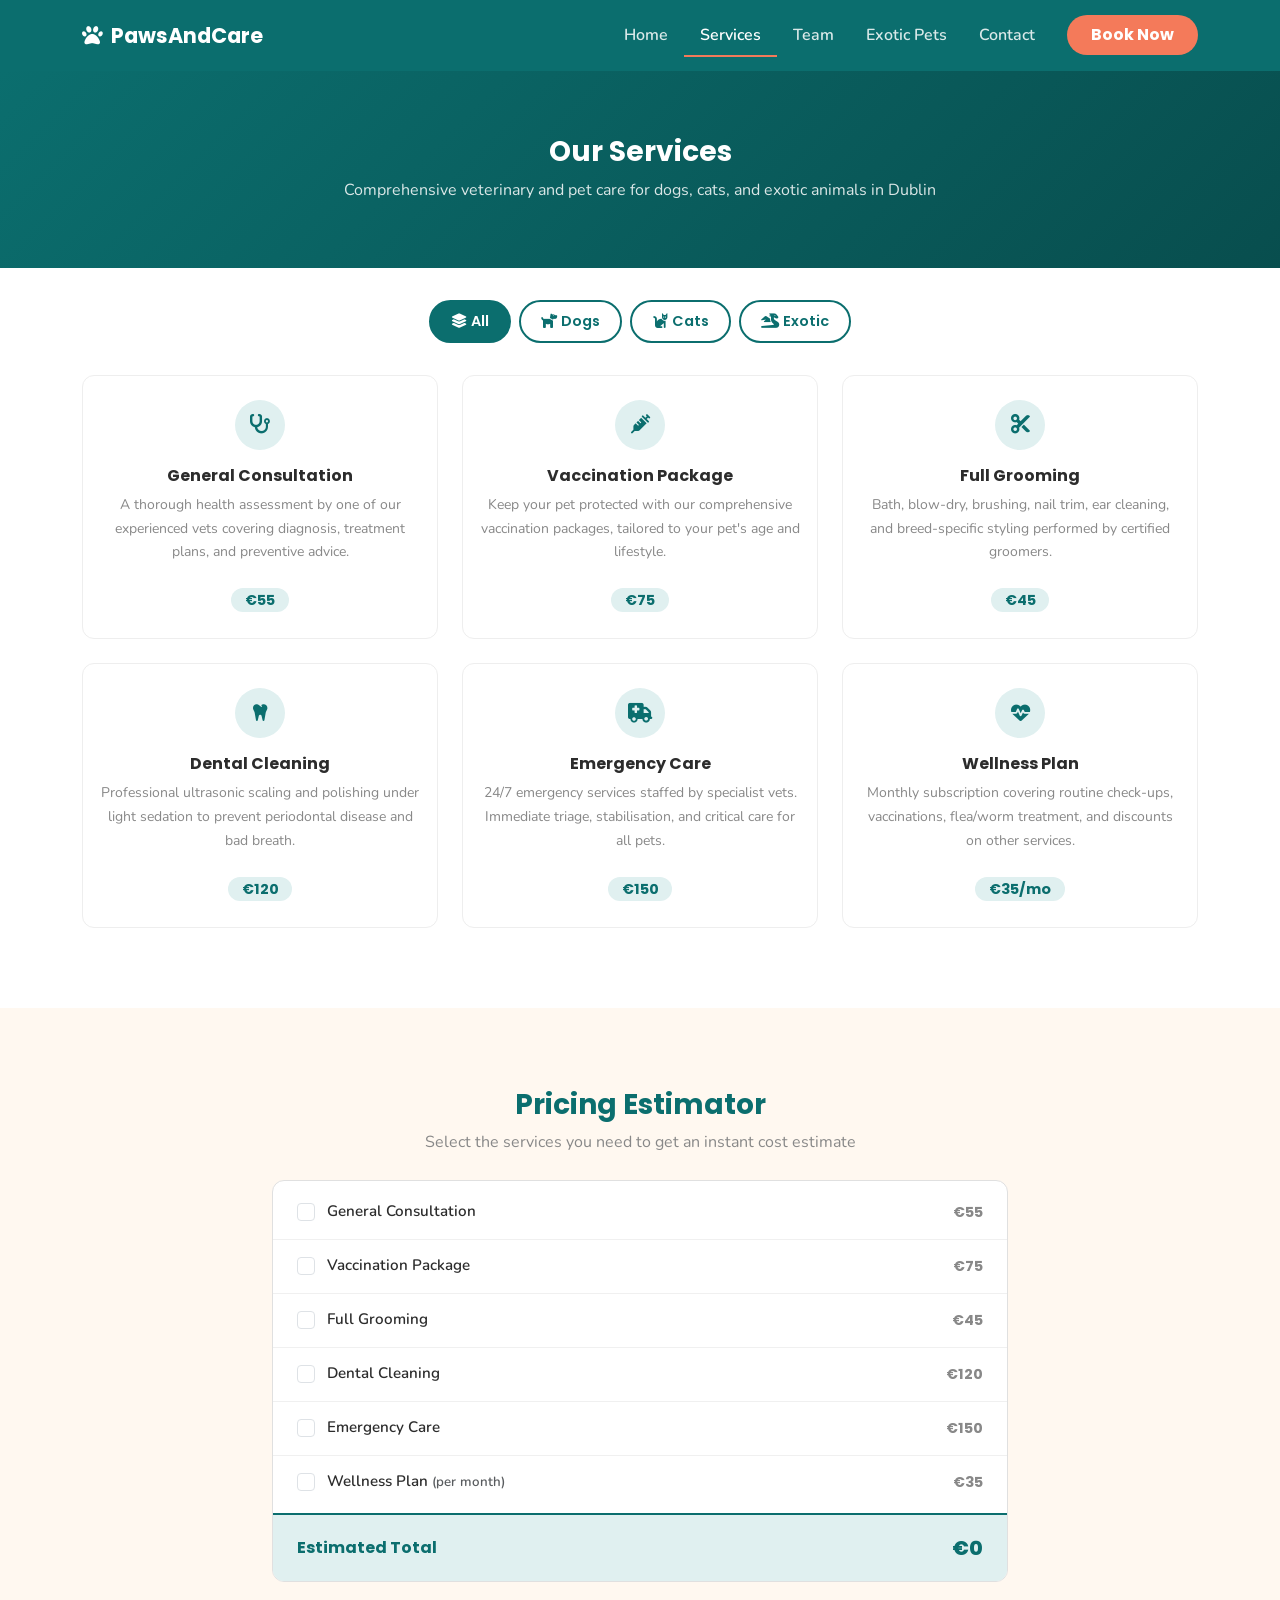
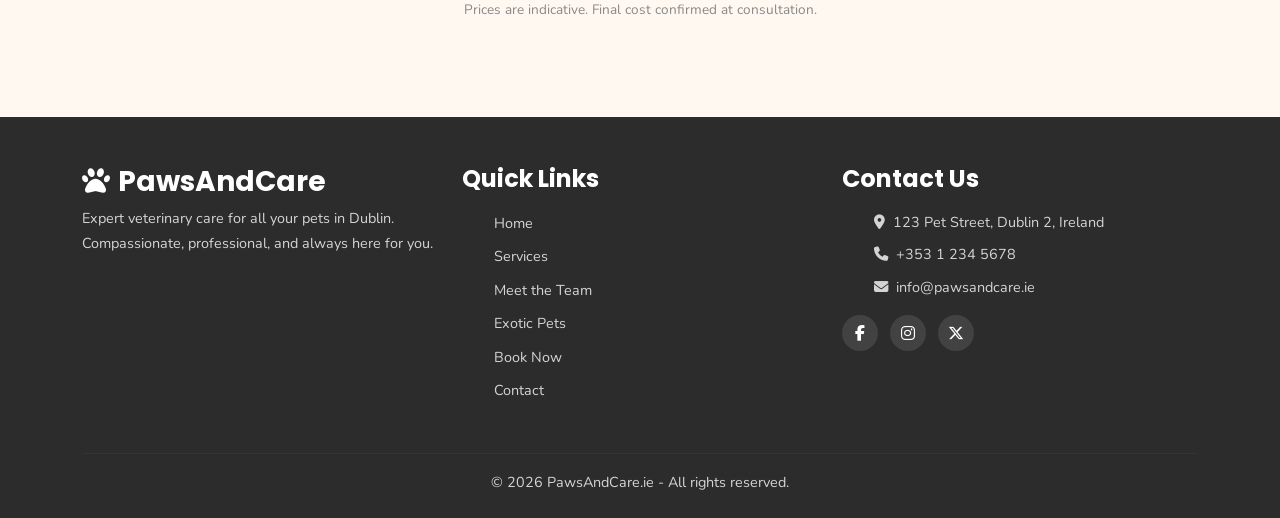
<file: pages/services.html>
<!-- Name: Joao Lucas Bugati | Student Number: x25163116 -->
<!doctype html>
<html lang="en">
  <head>
    <!-- This head section has all the meta info, stylesheets and fonts the page needs to load properly -->
    <meta charset="UTF-8">
    <meta name="viewport" content="width=device-width, initial-scale=1.0">
    <!-- Added these meta tags for SEO so search engines can find this page easier -->
    <meta
      name="description"
      content="PawsAndCare.ie — Browse all veterinary services for dogs, cats, and exotic pets in Dublin. Use the pricing estimator to plan your visit."
   >
    <meta
      name="keywords"
      content="vet services, veterinary Dublin, dog vet, cat vet, exotic vet, grooming, dental, vaccination"
   >
    <title>Services - PawsAndCare</title>
    <!-- Favicon so the little paw icon shows up in the browser tab -->
    <link rel="icon" href="../assets/pawprint.png" type="image/x-icon">
    <!-- Bootstrap 5.3.3 CSS loaded from CDN instead of locally to keep my project folder lighter -->
    <link
      href="https://cdn.jsdelivr.net/npm/bootstrap@5.3.3/dist/css/bootstrap.min.css"
      rel="stylesheet"
   >
    <!-- Font Awesome 6.5.1 icon (CDN) -->
    <link
      rel="stylesheet"
      href="https://cdnjs.cloudflare.com/ajax/libs/font-awesome/6.5.1/css/all.min.css"
   >
    <!-- Global design tokens, typography, shared components (navbar, footer, cards) -->
    <link rel="stylesheet" href="../css/styles.css">
    <!-- Shared styles for the home page and the services page -->
    <link rel="stylesheet" href="../css/index.css">
    <!-- Styles for the services page -->
    <link rel="stylesheet" href="../css/services.css">
  </head>
  <body>
    <!-- SECTION 1: NAVIGATION
         Sticky top navbar - Services link is marked active
         Bootstrap classes used: navbar-expand-lg, navbar-dark,
         sticky-top, navbar-toggler, collapse, navbar-collapse. -->
    <nav class="navbar navbar-expand-lg navbar-dark sticky-top" id="mainNav">
      <div class="container">
        <a class="navbar-brand fw-bold" href="../index.html">
          <i class="fa-solid fa-paw me-2"></i>PawsAndCare
        </a>
        <button
          class="navbar-toggler"
          type="button"
          data-bs-toggle="collapse"
          data-bs-target="#navbarNav"
          aria-controls="navbarNav"
          aria-expanded="false"
          aria-label="Toggle navigation"
        >
          <span class="navbar-toggler-icon"></span>
        </button>
        <div class="collapse navbar-collapse" id="navbarNav">
          <ul class="navbar-nav ms-auto align-items-lg-center">
            <li class="nav-item">
              <a class="nav-link" href="../index.html">Home</a>
            </li>
            <li class="nav-item">
              <a
                class="nav-link active"
                aria-current="page"
                href="services.html"
                >Services</a
              >
            </li>
            <li class="nav-item">
              <a class="nav-link" href="team.html">Team</a>
            </li>
            <li class="nav-item">
              <a class="nav-link" href="exotic.html">Exotic Pets</a>
            </li>
            <li class="nav-item">
              <a class="nav-link" href="contact.html">Contact</a>
            </li>
            <li class="nav-item ms-lg-3">
              <a class="btn btn-cta" href="book.html">Book Now</a>
            </li>
          </ul>
        </div>
      </div>
    </nav>

    <!-- SECTION 2: PAGE HERO
         Full-width teal gradient banner with the page title
         and a short description subtitle.
         Styled in services.css → .services-hero. -->
    <section class="services-hero">
      <div class="container text-center">
        <h1 class="section-title">Our Services</h1>
        <p class="section-subtitle">
          Comprehensive veterinary and pet care for dogs, cats, and exotic
          animals in Dublin
        </p>
      </div>
    </section>

    <!-- SECTION 3: FILTER PILLS
         Four toggle buttons that moves the JS category filter.
         Each button has a data-filter attribute that maps
         to the data-category values on service cards below.
         The "All" pill starts active (class="filter active").
         JS hook: services.js reads #filterPills .filter.
         Once the user clicks the button this is gonna remove 
         the class active and filter it as the user selects different options.-->
    <section class="services-filter-section">
      <div class="container">
        <h2 class="visually-hidden">Filter Services</h2>
        <div
          class="d-flex flex-wrap justify-content-center gap-2"
          id="filterPills"
          role="group"
          aria-label="Filter services by pet type"
        >
          <!-- data-filter="all" → shows all service cards -->
          <button class="filter active" data-filter="all">
            <i class="fa-solid fa-layer-group me-1"></i>All
          </button>
          <!-- data-filter="dogs" → shows only cards containing "dogs" in data-category -->
          <button class="filter" data-filter="dogs">
            <i class="fa-solid fa-dog me-1"></i>Dogs
          </button>
          <!-- data-filter="cats" → shows only cards containing "cats" in data-category -->
          <button class="filter" data-filter="cats">
            <i class="fa-solid fa-cat me-1"></i>Cats
          </button>
          <!-- data-filter="exotic" → shows only cards containing "exotic" in data-category -->
          <button class="filter" data-filter="exotic">
            <i class="fa-solid fa-dragon me-1"></i>Exotic
          </button>
        </div>
      </div>
    </section>

    <!-- 
         SECTION 4: SERVICE CARDS GRID
         6 cards in a responsive Bootstrap grid.
         Each card wraps (.service-item) has a data-category
         attribute that lists which pet types the service applies to (comma-separated)
         which is gonna be used to filter the services.
         JS hook: services.js reads #servicesGrid .service-item and toggles display:none based on the active filter pill.-->
    <section class="services-grid-section">
      <div class="container">
        <h2 class="visually-hidden">Service Cards</h2>
        <div class="row g-4" id="servicesGrid">
          <!-- Card 1: General Consultation - dogs, cats and exotic pets -->
          <div
            class="col-sm-6 col-md-4 service-item"
            data-category="dogs,cats,exotic"
          >
            <div class="service-card text-center h-100">
              <div class="service-icon">
                <i class="fa-solid fa-stethoscope"></i>
              </div>
              <h3>General Consultation</h3>
              <p>
                A thorough health assessment by one of our experienced vets
                covering diagnosis, treatment plans, and preventive advice.
              </p>
              <span class="badge service-price-badge">€55</span>
            </div>
          </div>

          <!-- Card 2: Vaccination Package - dogs and cats -->
          <div class="col-sm-6 col-md-4 service-item" data-category="dogs,cats">
            <div class="service-card text-center h-100">
              <div class="service-icon">
                <i class="fa-solid fa-syringe"></i>
              </div>
              <h3>Vaccination Package</h3>
              <p>
                Keep your pet protected with our comprehensive vaccination
                packages, tailored to your pet's age and lifestyle.
              </p>
              <span class="badge service-price-badge">€75</span>
            </div>
          </div>

          <!-- Card 3: Full Grooming - dogs and cats -->
          <div class="col-sm-6 col-md-4 service-item" data-category="dogs,cats">
            <div class="service-card text-center h-100">
              <div class="service-icon">
                <i class="fa-solid fa-scissors"></i>
              </div>
              <h3>Full Grooming</h3>
              <p>
                Bath, blow-dry, brushing, nail trim, ear cleaning, and
                breed-specific styling performed by certified groomers.
              </p>
              <span class="badge service-price-badge">€45</span>
            </div>
          </div>

          <!-- Card 4: Dental Cleaning - dogs and cats -->
          <div class="col-sm-6 col-md-4 service-item" data-category="dogs,cats">
            <div class="service-card text-center h-100">
              <div class="service-icon">
                <i class="fa-solid fa-tooth"></i>
              </div>
              <h3>Dental Cleaning</h3>
              <p>
                Professional ultrasonic scaling and polishing under light
                sedation to prevent periodontal disease and bad breath.
              </p>
              <span class="badge service-price-badge">€120</span>
            </div>
          </div>

          <!-- Card 5: Emergency Care - dogs, cats and exotic pets -->
          <div
            class="col-sm-6 col-md-4 service-item"
            data-category="dogs,cats,exotic"
          >
            <div class="service-card text-center h-100">
              <div class="service-icon">
                <i class="fa-solid fa-truck-medical"></i>
              </div>
              <h3>Emergency Care</h3>
              <p>
                24/7 emergency services staffed by specialist vets. Immediate
                triage, stabilisation, and critical care for all pets.
              </p>
              <span class="badge service-price-badge">€150</span>
            </div>
          </div>

          <!-- Card 6: Wellness Plan - dogs, cats and exotic pets -->
          <div
            class="col-sm-6 col-md-4 service-item"
            data-category="dogs,cats,exotic"
          >
            <div class="service-card text-center h-100">
              <div class="service-icon">
                <i class="fa-solid fa-heart-pulse"></i>
              </div>
              <h3>Wellness Plan</h3>
              <p>
                Monthly subscription covering routine check-ups, vaccinations,
                flea/worm treatment, and discounts on other services.
              </p>
              <span class="badge service-price-badge">€35/mo</span>
            </div>
          </div>
        </div>
      </div>
    </section>

    <!-- SECTION 5: PRICING ESTIMATOR
         Each checkbox has a data-price attribute and a unique id.
         JS hook (services.js): listens to "change" events on each
         checkbox, sums the data-price values of checked items,
         and writes the total to #estimatorTotal. -->
    <section class="cream-bg">
      <div class="container">
        <div class="row justify-content-center">
          <div class="col-md-8">
            <h2 class="section-title text-center">Pricing Estimator</h2>
            <p class="section-subtitle text-center mb-4">
              Select the services you need to get an instant cost estimate
            </p>

            <div class="estimator-box">
              <!-- Checkbox list - each input links to a label via for/id -->
              <div class="estimator-list">
                <!-- Row 1: General Consultation €55 -->
                <div class="form-check estimator-row">
                  <input
                    class="form-check-input"
                    type="checkbox"
                    id="consultation"
                    data-price="55"
                 >
                  <label
                    class="form-check-label estimator-label"
                    for="consultation"
                  >
                    <span>General Consultation</span>
                    <span class="estimator-price">€55</span>
                  </label>
                </div>

                <!-- Row 2: Vaccination Package €75 -->
                <div class="form-check estimator-row">
                  <input
                    class="form-check-input"
                    type="checkbox"
                    id="vaccination"
                    data-price="75"
                 >
                  <label
                    class="form-check-label estimator-label"
                    for="vaccination"
                  >
                    <span>Vaccination Package</span>
                    <span class="estimator-price">€75</span>
                  </label>
                </div>

                <!-- Row 3: Full Grooming €45 -->
                <div class="form-check estimator-row">
                  <input
                    class="form-check-input"
                    type="checkbox"
                    id="grooming"
                    data-price="45"
                 >
                  <label
                    class="form-check-label estimator-label"
                    for="grooming"
                  >
                    <span>Full Grooming</span>
                    <span class="estimator-price">€45</span>
                  </label>
                </div>

                <!-- Row 4: Dental Cleaning €120 -->
                <div class="form-check estimator-row">
                  <input
                    class="form-check-input"
                    type="checkbox"
                    id="dental"
                    data-price="120"
                 >
                  <label class="form-check-label estimator-label" for="dental">
                    <span>Dental Cleaning</span>
                    <span class="estimator-price">€120</span>
                  </label>
                </div>

                <!-- Row 5: Emergency Care €150 -->
                <div class="form-check estimator-row">
                  <input
                    class="form-check-input"
                    type="checkbox"
                    id="emergency"
                    data-price="150"
                 >
                  <label
                    class="form-check-label estimator-label"
                    for="emergency"
                  >
                    <span>Emergency Care</span>
                    <span class="estimator-price">€150</span>
                  </label>
                </div>

                <!-- Row 6: Wellness Plan  €35/month  -->
                <div class="form-check estimator-row">
                  <input
                    class="form-check-input"
                    type="checkbox"
                    id="wellness"
                    data-price="35"
                 >
                  <label
                    class="form-check-label estimator-label"
                    for="wellness"
                  >
                    <span
                      >Wellness Plan
                      <small class="text-muted">(per month)</small></span
                    >
                    <span class="estimator-price">€35</span>
                  </label>
                </div>
              </div>
              <!-- Total display - updated live by services.js -> updateEstimator()
               This values is updated everytime when the users 
               clicks on the checkbox changing their values from unchecked to checked -->
              <div class="estimator-total-row">
                <span class="estimator-total-label">Estimated Total</span>
                <span class="estimator-total-value" id="estimatorTotal"
                  >€0</span
                >
              </div>
            </div>
            <p
              class="text-center mt-3"
              style="font-size: 0.85rem; color: var(--text-color-muted)"
            >
              Prices are indicative. Final cost confirmed at consultation.
            </p>
          </div>
        </div>
      </div>
    </section>

    <!-- FOOTER -->
    <footer class="site-footer">
      <div class="container">
        <div class="row g-4">
          <!-- Brand -->
          <div class="col-md-4">
            <h3 class="footer-brand">
              <i class="fa-solid fa-paw me-2"></i>PawsAndCare
            </h3>
            <p>
              Expert veterinary care for all your pets in Dublin. Compassionate,
              professional, and always here for you.
            </p>
          </div>
          <!-- Quick Links -->
          <div class="col-md-4">
            <h4 class="footer-heading">Quick Links</h4>
            <ul class="footer-links">
              <li><a href="../index.html">Home</a></li>
              <li><a href="services.html">Services</a></li>
              <li><a href="team.html">Meet the Team</a></li>
              <li><a href="exotic.html">Exotic Pets</a></li>
              <li><a href="book.html">Book Now</a></li>
              <li><a href="contact.html">Contact</a></li>
            </ul>
          </div>
          <!-- Contact Info -->
          <div class="col-md-4">
            <h4 class="footer-heading">Contact Us</h4>
            <ul class="footer-contact">
              <li>
                <i class="fa-solid fa-location-dot me-2"></i>123 Pet Street,
                Dublin 2, Ireland
              </li>
              <li><i class="fa-solid fa-phone me-2"></i>+353 1 234 5678</li>
              <li>
                <i class="fa-solid fa-envelope me-2"></i>info@pawsandcare.ie
              </li>
            </ul>
            <div class="footer-socials mt-3">
              <a href="#" aria-label="Facebook"
                ><i class="fa-brands fa-facebook-f"></i
              ></a>
              <a href="#" aria-label="Instagram"
                ><i class="fa-brands fa-instagram"></i
              ></a>
              <a href="#" aria-label="Twitter"
                ><i class="fa-brands fa-x-twitter"></i
              ></a>
            </div>
          </div>
        </div>
        <hr class="footer-divider">
        <p class="text-center mb-0">
          &copy; 2026 PawsAndCare.ie - All rights reserved.
        </p>
      </div>
    </footer>
    <!-- Bootstrap 5.3.3 JS Bundle (CDN) includes Popper.js required for navbar collapse toggle on mobile. -->
    <script src="https://cdn.jsdelivr.net/npm/bootstrap@5.3.3/dist/js/bootstrap.bundle.min.js"></script>
    <!-- Page-specific JS loaded with defer so it runs after DOM is parsed.-->
    <script src="../js/services.js" defer></script>
    <!-- REFERENCES & RESOURCES
        Documentation I used to help build different parts of this page -->
    <!-- Bootstrap 5 Navbar:
         - Bootstrap Docs: https://getbootstrap.com/docs/5.3/components/navbar/
    -->
    <!-- Bootstrap 5 Grid System (container, row, col-sm-6, col-md-4, col-md-8, g-4):
         - Bootstrap Docs: https://getbootstrap.com/docs/5.3/layout/grid/
    -->
    <!-- Bootstrap 5 Checks & Radios (form-check, form-check-input, form-check-label - used in the pricing estimator):
         - Bootstrap Docs: https://getbootstrap.com/docs/5.3/forms/checks-radios/
    -->
  </body>
</html>
</file>
<file: css/styles.css>
/* ══════════════════════════════════════════
   styles.css — Shared styles for PawsAndCare
   This file contains the global styles used across every page:
   fonts, design tokens (CSS variables), base resets, navbar, CTA button, and footer.
   Page-specific styles live in their own files (index.css, book.css, exotic.css).
   ══════════════════════════════════════════ */

/* ── Google Fonts ──
   Poppins for headings (bold and modern), Nunito for body text (rounded and friendly)
   Loaded via @import so I don't need extra <link> tags in every HTML file */
@import url("https://fonts.googleapis.com/css2?family=Nunito:wght@400;600;700&family=Poppins:wght@600;700;800&display=swap");

/* ── Design Tokens ──
   All the brand colours, fonts, spacing and transitions live here as CSS variables
   I followed the naming convention from our wireframe: teal primary, coral accent, warm cream backgrounds */
:root {
  /* ── Colours ── */
  --primary-color: #0b6e6e; /* Deep Teal — navbar, headings, icons */
  --primary-color-light: #e0f0f0; /* Teal Light — icon bg, hover states */
  --primary-color-dark: #084e4e; /* Teal Dark — hero gradient end, dark accents */
  --accent-color: #f47a5a; /* Coral — CTA buttons, highlights, active nav */
  --accent-color-light: #fdeee9; /* Coral Light — badges, note banners */
  --background-primary: #ffffff; /* White — default page background */
  --background-secondary: #fff8f0; /* Warm Cream — alternating section backgrounds */
  --text-color: #2c2c2c; /* Dark Charcoal — body text, footer bg */
  --text-color-muted: #888888; /* Muted Grey — subtitles, captions */

  /* ── Typography ── */
  --font-heading: "Poppins", sans-serif;
  --font-body: "Nunito", sans-serif;

  /* ── Spacing & Border Radius ── */
  --radius-card: 12px;
  --radius-button: 25px;
  --radius-input: 8px;

  /* ── Transitions ── */
  --transition-default: 0.2s ease;
}

/* ── Base Resets ──
   I reset margin and padding on everything so I have full control over spacing
   box-sizing: border-box means padding doesn't add to the element's width which makes layouts way easier */
* {
  box-sizing: border-box;
  margin: 0;
  padding: 0;
}

/* ── Base Typography ──
   Nunito as the body font gives the site a friendly, approachable feel
   line-height 1.7 for good readability on longer text blocks */
body {
  font-family: var(--font-body);
  font-size: 1rem;
  line-height: 1.7;
  color: var(--text-color);
  background-color: var(--background-primary);
}

/* All headings use Poppins for visual contrast against body text */
h1, h2, h3, h4, h5, h6 {
  font-family: var(--font-heading);
  color: var(--text-color);
}

/* Stop images from overflowing their containers */
img {
  max-width: 100%;
  display: block;
}

/* Links inherit colour from their parent by default, turn coral on hover */
a {
  color: inherit;
  text-decoration: none;
}

a:hover {
  color: var(--accent-color);
}

/* Remove default bullet points — I use Font Awesome icons or custom styles instead */
ul, ol {
  list-style: none;
}

/* ── Section Spacing ──
   Every <section> gets uniform vertical padding so the page has consistent breathing room */
section {
  padding-top: 5rem;
  padding-bottom: 5rem;
}

/* ── Utility Classes ──
   .cream-bg is used on alternating sections (stats bar, why choose us) to break up the white */
.cream-bg {
  background-color: var(--background-secondary);
}

/* Shared heading styles used across all section titles */
.section-title {
  font-size: 1.75rem;
  font-weight: 700;
  color: var(--primary-color);
}

.section-subtitle {
  color: var(--text-color-muted);
  font-size: 1rem;
  margin-top: 0.25rem;
}

/* ══════════════════════════════════════════
   NAVBAR
   The navbar uses my teal brand colour and becomes darker when you scroll down
   main.js adds the .scrolled class after 50px of scrolling
   ══════════════════════════════════════════ */
#mainNav {
  background-color: var(--primary-color);
  transition: background-color var(--transition-default), box-shadow var(--transition-default);
  padding: 0.8rem 0;
}

/* Darker background + subtle shadow when scrolled — makes it feel more solid over content */
#mainNav.scrolled {
  background-color: var(--primary-color-dark);
  box-shadow: 0 2px 12px rgba(0, 0, 0, 0.15);
}

#mainNav .navbar-brand {
  font-family: var(--font-heading);
  font-size: 1.3rem;
  color: #fff;
}

/* Nav links are slightly transparent white by default, fully white on hover/active */
#mainNav .nav-link {
  color: rgba(255, 255, 255, 0.85);
  font-weight: 600;
  padding: 0.5rem 1rem;
  transition: color var(--transition-default);
}

#mainNav .nav-link:hover {
  color: #fff;
}

/* Active nav link gets a coral underline so you can tell which page you're on */
#mainNav .nav-link.active {
  color: #fff;
  border-bottom: 2px solid var(--accent-color);
  padding-bottom: 0.35rem;
}

/* ── CTA Button (shared across every page) ──
   The coral "Book Now" button used in the navbar, hero, booking form, quiz result etc.
   translateY(-2px) on hover gives it a subtle lift effect so it feels clickable */
.btn-cta {
  background-color: var(--accent-color);
  color: #fff;
  border: none;
  border-radius: var(--radius-button);
  padding: 0.5rem 1.5rem;
  font-weight: 700;
  font-family: var(--font-heading);
  transition: background-color var(--transition-default), transform var(--transition-default);
}

.btn-cta:hover {
  background-color: #e0684a;
  color: #fff;
  transform: translateY(-2px);
}

/* Remove the lift on click so it feels like a real button press */
.btn-cta:active {
  transform: translateY(0);
}

/* ══════════════════════════════════════════
   FOOTER
   Dark charcoal background with 3 columns: brand info, quick links, contact
   Same footer is used on every page — paths are adjusted with ../ on pages in the pages/ folder
   ══════════════════════════════════════════ */
.site-footer {
  background-color: var(--text-color);
  color: rgba(255, 255, 255, 0.8);
  padding: 3rem 0 1.5rem;
}

.footer-brand {
  font-family: var(--font-heading);
  font-weight: 700;
  color: #fff;
}

.site-footer p {
  font-size: 0.9rem;
}

h4.footer-heading {
  color: #fff;
  font-family: var(--font-heading);
  font-weight: 700;
  margin-bottom: 1rem;
}

.footer-links li {
  margin-bottom: 0.4rem;
}

/* Footer links turn coral on hover for consistency with other links on the site */
.footer-links a {
  font-size: 0.9rem;
  transition: color var(--transition-default);
}

.footer-links a:hover {
  color: var(--accent-color);
}

.footer-contact li {
  font-size: 0.9rem;
  margin-bottom: 0.5rem;
}

/* Social media icons in circular buttons — semi-transparent white bg, coral on hover */
.footer-socials a {
  display: inline-flex;
  align-items: center;
  justify-content: center;
  width: 36px;
  height: 36px;
  border-radius: 50%;
  background: rgba(255, 255, 255, 0.1);
  color: #fff;
  margin-right: 0.5rem;
  transition: background var(--transition-default);
}

.footer-socials a:hover {
  background: var(--accent-color);
  color: #fff;
}

/* Subtle divider line above the copyright text */
.footer-divider {
  border-color: rgba(255, 255, 255, 0.15);
  margin: 2rem 0 1rem;
}
</file>
<file: css/index.css>
/*
   index.css — Home page styles
   All the styles that only apply to index.html live here:
   hero banner with the image slider, the animated stats bar,
   the 6 service cards, why choose us badges, and my custom review carousel.
   I separated this from styles.css so each page has its own CSS file,
   same way Joao set up his pages.
*/

/*
   HERO SECTION
   This is the big teal gradient banner at the top of the page,
   the first thing visitors see.
   Two shades of teal were used  for depth.
  
   var() is how I use CSS variables it pulls the value I defined in in styles.css
   So var(--primary-color) gives me #0b6e6e (teal) without having to type the hex code every time.
   If I ever want to change the brand colour I just update it once in the :root and it changes everywhere */
.hero-section {
  background: linear-gradient(
    135deg,
    var(--primary-color),
    var(--primary-color-dark)
  );
  color: #fff;
  padding: 5rem 0;
}

/* This is the small "CARING FOR YOUR PETS" label above the main heading
   opacity: 0.75 makes it slightly faded so it doesn't compete with the main heading */
.hero-label {
  display: inline-block;
  font-size: 0.75rem;
  letter-spacing: 3px;
  text-transform: uppercase;
  opacity: 0.75;
  margin-bottom: 1rem;
}

/* The main hero heading 2.5rem is big enough to grab attention
   font-weight 800 (extra bold) because this is the most important text on the page */
.hero-title {
  font-size: 2.5rem;
  font-weight: 800;
  line-height: 1.2;
  margin-bottom: 1rem;
  color: #fff;
}

/* The paragraph below the heading  max-width: 500px stops it from stretching
   across the whole column which would make it hard to read on wide screens */
.hero-subtitle {
  font-size: 1.1rem;
  opacity: 0.85;
  margin-bottom: 2rem;
  max-width: 500px;
}

/* Shared style for all hero images — rounded corners and a strong shadow
   to make the image pop against the teal gradient background */
.hero-image {
  border-radius: var(--radius-card);
  box-shadow: 0 12px 40px rgba(0, 0, 0, 0.25);
}

/* Responsive adjustments for mobile screens (below 992px which is Bootstrap's lg breakpoint)
   I shrink the heading, centre everything, and auto-centre the subtitle
   so the hero doesn't look cramped on phones */
@media (max-width: 991.98px) {
  .hero-title {
    font-size: 1.8rem;
  }
  .hero-section {
    padding: 3rem 0;
    text-align: center;
  }
  .hero-subtitle {
    margin-left: auto;
    margin-right: auto;
  }
}

/* ── Hero Image Slider ──
   I wanted to show multiple pet photos in the hero instead of just one image
   so I built a simple slider that fades between them every 3 seconds.
   The slides are all stacked on top of each other with position: absolute,
   and only the one with .active gets opacity: 1. The code in main.js handles the rotation.
   aspect-ratio: 4/3 keeps the container a consistent size so it doesn't overflow
   into the stats section below  this was a bug I had to fix */
.hero-slider {
  position: relative;
  overflow: hidden;
  border-radius: var(--radius-card);
  aspect-ratio: 4 / 3;
}

/* Each slide is positioned on top of each other (absolute) and starts invisible (opacity: 0)
   object-fit: cover makes sure the image fills the whole container without stretching
   width and height 100% so every image is the same size regardless of original dimensions
   the 0.8s transition gives a smooth fade when main.js swaps the .active class */
.hero-slide {
  position: absolute;
  top: 0;
  left: 0;
  width: 100%;
  height: 100%;
  object-fit: cover;
  opacity: 0;
  transition: opacity 0.8s ease;
}

/* The active slide becomes fully visible and sits on top (z-index: 1) */
.hero-slide.active {
  opacity: 1;
  z-index: 1;
}

/*
   STATS BAR
   The row of 4 numbers that count up when you scroll down to them
   (500+ Pets Treated, 12+ Specialist Vets, 10+ Years Open, 4.9★ Google Rating)
   The counting animation is triggered by IntersectionObserver in main.js
   which detects when this section becomes visible on screen
   */
.stats-section {
  padding: 3rem 0;
}

/* The big numbers  I used Poppins (the heading font) at 2rem and extra bold
   so they really stand out. The teal colour ties them to the brand */
.stat-number {
  font-family: var(--font-heading);
  font-size: 2rem;
  font-weight: 800;
  color: var(--primary-color);
}

/* The labels underneath each number (e.g. "Pets Treated") smaller and muted
   so the numbers are the focus, not the tags */
.stat-label {
  font-size: 0.875rem;
  color: var(--text-color-muted);
}

/*
   SERVICE CARDS
   6 cards showing what the clinic offers, laid out in a 3 by 2 grid on desktop
   and 2by3 on mobile (Bootstrap handles this with col-6 col-md-4 in the HTML)
   Each card lifts up slightly on hover with a shadow  gives it an interactive feel
   */
.service-card {
  background: #fff;
  border: 1px solid #eee;
  border-radius: var(--radius-card);
  padding: 1.5rem 1rem;
  transition:
    transform var(--transition-default),
    box-shadow var(--transition-default);
  /* height: 100% makes all cards in a row the same height even if content lengths differ */
  height: 100%;
}

/* translateY(-5px) moves the card up 5px on hover, box-shadow adds depth underneath */
.service-card:hover {
  transform: translateY(-5px);
  box-shadow: 0 8px 24px rgba(0, 0, 0, 0.08);
}

/* The circular icon container above each card title
   I used flexbox to centre the Font Awesome icon inside the circle
   teal-light background with teal icon to match thw brands theme */
.service-icon {
  width: 50px;
  height: 50px;
  border-radius: 50%;
  background-color: var(--primary-color-light);
  color: var(--primary-color);
  display: flex;
  align-items: center;
  justify-content: center;
  font-size: 1.2rem;
  margin: 0 auto 1rem;
}

.service-card h3 {
  font-size: 1rem;
  font-weight: 700;
}

/* Muted text for the short description so it doesn't overpower the title */
.service-card p {
  font-size: 0.875rem;
  color: var(--text-color-muted);
}

/* The "From €35" price tag  teal and bold so users can quickly scan prices */
.service-price {
  font-family: var(--font-heading);
  font-weight: 700;
  color: var(--primary-color);
  font-size: 0.9rem;
}

/*
   WHY CHOOSE US
   4 numbered reasons in a 2by2 grid, Each item has a circular teal badge with a number and text beside it
   I used CSS flexbox (display: flex) here to lay the number and text side by side
*/

/* flex puts the number circle and text div in a horizontal row
   align-items: flex-start keeps them aligned to the top */
.why-item {
  display: flex;
  align-items: flex-start;
  gap: 1rem;
}

/* The circular badge with the number inside
   flex-shrink: 0 is important here — without it the circle would get squished
   when the text next to it is long, this makes sure ir is a perfect circle always */
.why-number {
  flex-shrink: 0;
  width: 40px;
  height: 40px;
  border-radius: 50%;
  background-color: var(--primary-color);
  color: #fff;
  display: flex;
  align-items: center;
  justify-content: center;
  font-family: var(--font-heading);
  font-weight: 700;
  font-size: 1rem;
}

.why-item h3 {
  font-size: 1rem;
  margin-bottom: 0.25rem;
}

.why-item p {
  font-size: 0.875rem;
  color: var(--text-color-muted);
  margin-bottom: 0;
}

/*
   REVIEW CAROUSEL
   I built this instead of using Bootstrap's carousel component
   because I wanted full control over the styling. Bootstrap's carousel uses
   sliding animations and its own JS which would have been harder to customise.
   The logic is all in main.js
   */

/* Outer container — max-width 700px so the cards don't stretch too wide on desktop*/
.review-carousel {
  max-width: 700px;
  margin: 0 auto;
  position: relative;
}

/* All cards are hidden by default with display: none
   Only the one with .active gets shown (display: block below)*/
.review-card {
  display: none;
  background: #fff;
  border-left: 4px solid var(--accent-color);
  border-radius: var(--radius-card);
  padding: 2rem;
  box-shadow: 0 2px 12px rgba(0, 0, 0, 0.06);
}

/* This is how the active card becomes visible main.js swaps this class between cards */
.review-card.active {
  display: block;
}

/* Italic text for the quote gives it that classic testimonial feel */
.review-text {
  font-size: 1.05rem;
  font-style: italic;
  line-height: 1.8;
  margin-bottom: 1rem;
}

/* Author name below the quote bold but muted so the quote itself stays the focus */
.review-author {
  font-weight: 700;
  color: var(--text-color-muted);
}

/* The prev/next buttons and dots row flexbox centres everything in a neat line */
.review-nav {
  display: flex;
  align-items: center;
  justify-content: center;
  gap: 1rem;
  margin-top: 1.5rem;
}

/* Small circular buttons for prev and next hover turns them teal to match the theme */
.review-btn {
  width: 36px;
  height: 36px;
  border-radius: 50%;
  border: 1px solid #ddd;
  background: #fff;
  cursor: pointer;
  display: flex;
  align-items: center;
  justify-content: center;
  transition: all var(--transition-default);
}

.review-btn:hover {
  background-color: var(--primary-color-light);
  border-color: var(--primary-color);
  color: var(--primary-color);
}

/* Container for the dot indicators — flexbox with a small gap between each dot */
.review-dots {
  display: flex;
  gap: 0.5rem;
}

/* Each dot is a tiny 10px circle, grey by default, turns teal when its card is active
   The transition makes the colour change smooth instead of instant */
.dot {
  width: 10px;
  height: 10px;
  border-radius: 50%;
  background: #ddd;
  cursor: pointer;
  transition: background var(--transition-default);
}

.dot.active {
  background: var(--primary-color);
}
</file>
<file: css/book.css>
/*
   book.css - Booking page styles
   All the styles specific to book.html lives here
*/

/* The booking section has less top padding than other sections
   because the form is already long enough, didn't want a big gap at the top */
.booking-section {
  padding-top: 3rem;
}

.form-section {
  background: var(--background-secondary);
  border-radius: var(--radius-card);
  padding: 1.5rem;
}

.form-section-title {
  font-size: 1rem;
  font-weight: 700;
  color: var(--primary-color);
  text-transform: uppercase;
  letter-spacing: 1px;
  margin-bottom: 1rem;
}

/* Custom focus styles for all inputs and selects in the booking form
   I overrode Bootstrap's default blue with a teal one to match our tgheme */
.booking-form .form-control,
.booking-form .form-select {
  border-radius: var(--radius-input);
  border: 1px solid #ddd;
  padding: 0.6rem 0.9rem;
  transition:
    border-color var(--transition-default),
    box-shadow var(--transition-default);
}

.booking-form .form-control:focus,
.booking-form .form-select:focus {
  border-color: var(--primary-color);
  box-shadow: 0 0 0 3px rgba(11, 110, 110, 0.15);
}

/* Green border for valid fields, red for invalid */
.booking-form .form-control.is-valid,
.booking-form .form-select.is-valid {
  border-color: #28a745;
}

.booking-form .form-control.is-invalid,
.booking-form .form-select.is-invalid {
  border-color: #dc3545;
}

.booking-form .form-label {
  font-weight: 600;
  font-size: 0.9rem;
  margin-bottom: 0.4rem;
}

/* Time Slot Buttons
   These buttons are generated by book.js when the user picks a date
   I used flexbox with wrap so they flow nicely across different screen widths
   instead of overflowing */
.time-slots {
  display: flex;
  flex-wrap: wrap;
  gap: 0.5rem;
}

.time-slot-btn {
  padding: 0.4rem 1rem;
  border-radius: 20px;
  border: 1px solid var(--primary-color);
  background: var(--primary-color-light);
  color: var(--primary-color);
  font-weight: 600;
  font-size: 0.85rem;
  cursor: pointer;
  transition: all var(--transition-default);
}

/* :not(.taken) makes sure the hover effect doesn't apply to unavailable slots */
.time-slot-btn:hover:not(.taken) {
  background: var(--primary-color);
  color: #fff;
}

/* Selected slot gets a solid teal fill and a subtle shadow so you can clearly see
   which time you picked */
.time-slot-btn.selected {
  background: var(--primary-color);
  color: #fff;
  box-shadow: 0 2px 8px rgba(11, 110, 110, 0.3);
}

/* Taken slots are greyed out with a strikethrough to show they're unavailable */
.time-slot-btn.taken {
  background: #eee;
  color: #aaa;
  border-color: #ddd;
  cursor: not-allowed;
  text-decoration: line-through;
}

/* Booking Confirmation Card, This appears after a successful booking submission */
.booking-confirmation {
  background: var(--primary-color-light);
  border-left: 4px solid var(--primary-color);
  border-radius: var(--radius-card);
  padding: 1.5rem;
}
</file>
<file: css/contact.css>
/* Name: Joao Lucas Bugati | Student Number: x25163116  */
/*
    CONTACT PAGE — contact.css
    Styles specific to contact.html
*/

/* CONTACT HERO
   Same teal gradient used on other pages, keeps the design consistent.
   Subtitle uses opacity 0.85 so it looks lighter than the main title. */
.contact-hero {
  background: linear-gradient(
    135deg,
    var(--primary-color),
    var(--primary-color-dark)
  );
  padding: 3.5rem 0 2.5rem;
}

.contact-hero .section-title,
.contact-hero .section-subtitle {
  color: #fff;
}

.contact-hero .section-subtitle {
  opacity: 0.85;
}

/* CONTACT SECTION
two-column layout (form + clinic info card). */
.contact-section {
  padding-top: 4rem;
  padding-bottom: 4rem;
}

/* CONTACT FORM CARD
   White card with a soft shadow. height: 100% keeps it aligned with the clinic info card on the right. */
.contact-form-card {
  background: #fff;
  border-radius: var(--radius-card);
  padding: 2rem;
  box-shadow: 0 2px 16px rgba(0, 0, 0, 0.07);
  height: 100%;
}

.contact-form-title {
  font-size: 1.25rem;
  font-weight: 700;
  color: var(--primary-color);
  margin-bottom: 0.35rem;
}

.contact-form-subtitle {
  font-size: 0.9rem;
  color: var(--text-color-muted);
  margin-bottom: 1.5rem;
}

/* FORM INPUTS
   Rounded inputs with a teal focus ring instead of Bootstrap's default blue. */
.contact-input {
  border-radius: var(--radius-input);
  border: 1px solid #ddd;
  padding: 0.6rem 0.9rem;
  font-family: var(--font-body);
  transition:
    border-color var(--transition-default),
    box-shadow var(--transition-default);
}

.contact-input:focus {
  border-color: var(--primary-color);
  box-shadow: 0 0 0 3px rgba(11, 110, 110, 0.15);
  outline: none;
}

.form-label {
  font-weight: 600;
  font-size: 0.9rem;
  margin-bottom: 0.4rem;
}

/* CLINIC INFO CARD
    background card on the right column showing address, phone, email, and hours. */
.clinic-info-card {
  background-color: var(--primary-color);
  color: #fff;
  border-radius: var(--radius-card);
  padding: 2rem;
  height: 100%;
}

.clinic-info-header {
  display: flex;
  align-items: center;
  gap: 0.75rem;
  margin-bottom: 1.5rem;
}

.clinic-info-icon {
  font-size: 1.5rem;
  opacity: 0.9;
}

.clinic-info-title {
  font-size: 1.15rem;
  font-weight: 700;
  color: #fff;
  margin-bottom: 0;
}

/* CLINIC DETAILS LIST
   Flex column list with icons and text for address, phone, and email. */
.clinic-details-list {
  display: flex;
  flex-direction: column;
  gap: 0.9rem;
  padding: 0;
  margin: 0;
}

.clinic-details-list li {
  display: flex;
  align-items: flex-start;
  gap: 0.75rem;
  font-size: 0.95rem;
  line-height: 1.5;
}

.clinic-details-list li i {
  margin-top: 0.15rem;
  opacity: 0.85;
  flex-shrink: 0;
}

/* DIVIDER
   Semi-transparent white line separating contact details from opening hours. */
.clinic-divider {
  border-color: rgba(255, 255, 255, 0.25);
  margin: 1.5rem 0;
}

/* OPENING HOURS
   Simple table inside the clinic info card. Emergency only Sunday row uses accent colour. */
.clinic-hours-title {
  font-size: 1rem;
  font-weight: 700;
  color: #fff;
  margin-bottom: 0.75rem;
}

.clinic-hours-table {
  width: 100%;
  font-size: 0.9rem;
  border-collapse: collapse;
}

.clinic-hours-table td {
  padding: 0.35rem 0;
  vertical-align: top;
}

.clinic-hours-table td:first-child {
  font-weight: 600;
  width: 45%;
}

.emergency-text {
  color: var(--accent-color);
  font-weight: 700;
}

/* MAP CARD
   Full-width card below the two-column section. Contains transport info + Google Maps iframe. */
.map-card {
  background: #fff;
  border-radius: var(--radius-card);
  box-shadow: 0 2px 16px rgba(0, 0, 0, 0.07);
  overflow: hidden;
}

.map-card-header {
  display: flex;
  align-items: center;
  gap: 1rem;
  padding: 1.5rem 2rem;
  border-bottom: 1px solid #f0f0f0;
}

.map-card-icon {
  flex-shrink: 0;
  width: 44px;
  height: 44px;
  border-radius: 50%;
  background-color: var(--primary-color-light);
  color: var(--primary-color);
  display: flex;
  align-items: center;
  justify-content: center;
  font-size: 1.1rem;
}

.map-card-title {
  font-size: 1.15rem;
  font-weight: 700;
  color: var(--primary-color);
  margin-bottom: 0.1rem;
}

.map-card-subtitle {
  font-size: 0.875rem;
  color: var(--text-color-muted);
  margin-bottom: 0;
}

.map-card-body {
  display: flex;
  min-height: 320px;
}

/* MAP INFO COLUMN
   Left side of the map card showing address, bus, Luas, and parking details as a flex list. */
.map-info-col {
  width: 300px;
  flex-shrink: 0;
  padding: 1.75rem 1.5rem;
  border-right: 1px solid #f0f0f0;
  background: var(--background-secondary);
}

.map-info-list {
  display: flex;
  flex-direction: column;
  gap: 1.25rem;
  padding: 0;
  margin: 0;
}

.map-info-list li {
  display: flex;
  align-items: flex-start;
  gap: 0.85rem;
}

.map-info-icon {
  flex-shrink: 0;
  width: 34px;
  height: 34px;
  border-radius: 50%;
  background: #fff;
  color: var(--primary-color);
  display: flex;
  align-items: center;
  justify-content: center;
  font-size: 0.85rem;
  box-shadow: 0 1px 4px rgba(0, 0, 0, 0.08);
}

.map-info-label {
  display: block;
  font-size: 0.75rem;
  font-weight: 700;
  text-transform: uppercase;
  letter-spacing: 0.5px;
  color: var(--primary-color);
  margin-bottom: 0.15rem;
}

.map-info-value {
  display: block;
  font-size: 0.875rem;
  color: var(--text-color);
  line-height: 1.4;
}

/* MAP IFRAME COLUMN
   Right side of the map card. Contains the Google Maps embed iframe filling the remaining space. */
.map-iframe-col {
  flex: 1;
  min-height: 320px;
}

.map-iframe-col iframe {
  width: 100%;
  height: 100%;
  display: block;
}

/* RESPONSIVE
   On mobile (max-width: 767.98px) the map card stacks vertically:
   info column goes full-width above the iframe. */
@media (max-width: 767.98px) {
  .map-card-body {
    flex-direction: column;
  }

  .map-info-col {
    width: 100%;
    border-right: none;
    border-bottom: 1px solid #f0f0f0;
  }

  .map-iframe-col {
    min-height: 260px;
  }
}
</file>
<file: css/exotic.css>
/* Exotic pets page styles */

.exotic-hero {
  background: linear-gradient(
    135deg,
    var(--primary-color),
    var(--primary-color-dark)
  );
  color: #fff;
  padding: 4rem 0 3rem;
}

/* The section-title and section-subtitle are teal by default in styles.css
   but on this gradient background they need to be white to stay readable */
.exotic-hero .section-title,
.exotic-hero .section-subtitle {
  color: #fff;
}

/* Slight transparency on the subtitle so the heading stays the main focus */
.exotic-hero .section-subtitle {
  opacity: 0.85;
}

/* ── Bootstrap Accordion customisation
   By default the styles doesn't match my colour scheme so I overrode it here.
*/
.accordion-item {
  border: 1px solid #eee; /* lighter border than Bootstrap's default */
  margin-bottom: 0;
}

/* Poppins font on accordion buttons to match the rest of my headings across the site */
.accordion-button {
  font-family: var(--font-heading);
  font-weight: 700;
  color: var(--text-color);
  background: #f8f8f8;
}

/* When a panel is expanded, the button background turns teal with white text
   This makes it obvious which section is currently open */
.accordion-button:not(.collapsed) {
  background-color: var(--primary-color);
  color: #fff;
}

/* The little chevron arrow Bootstrap adds turns white when the panel is open */
.accordion-button:not(.collapsed)::after {
  filter: brightness(100);
}

/* Custom focus ring teal glow instead of Bootstrap's default blue */
.accordion-button:focus {
  box-shadow: 0 0 0 3px rgba(11, 110, 110, 0.15);
}

/* Warm cream background inside the accordion panels to match other sections */
.accordion-body {
  background: var(--background-secondary);
  font-size: 0.95rem;
  line-height: 1.8;
}

/*Fun Fact Box*/
.fun-fact {
  background: var(--primary-color-light);
  border-left: 4px solid var(--primary-color);
  border-radius: var(--radius-input);
  padding: 0.75rem 1rem;
  font-size: 0.9rem;
  color: var(--text-color);
}

/* Specialist Cards
   Same hover lift effect as the service cards on the home page for consistency */
.specialist-card {
  background: #fff;
  border: 1px solid #eee;
  border-radius: var(--radius-card);
  padding: 1.5rem;
  transition:
    transform var(--transition-default),
    box-shadow var(--transition-default);
  height: 100%; /* makes all cards in a row the same height */
}

/* Card goed up slightly on hover and moves 4px up */
.specialist-card:hover {
  transform: translateY(-4px);
  box-shadow: 0 8px 24px rgba(0, 0, 0, 0.08);
}

/* Circular avatar showing the vet's initials, flexbox centres the text inside the circle*/
.specialist-avatar {
  width: 60px;
  height: 60px;
  border-radius: 50%;
  background: var(--primary-color-light);
  color: var(--primary-color);
  display: flex;
  align-items: center;
  justify-content: center;
  font-family: var(--font-heading);
  font-weight: 700;
  font-size: 1.2rem;
  margin: 0 auto 0.75rem; /* keeps the circle horizontal and adds space below */
}

/* Small badge showing the vet's specialisation coral background with coral text */
.specialist-role {
  display: inline-block;
  background: var(--accent-color-light);
  color: var(--accent-color);
  font-size: 0.8rem;
  font-weight: 700;
  padding: 0.2rem 0.75rem;
  border-radius: 4px;
}

/* Bio paragraph  smaller and muted so the name and role are the first thing you read */
.specialist-card p {
  font-size: 0.875rem;
  color: var(--text-color-muted);
}

/* Care Tips Cards styles*/
.care-card {
  background: #fff;
  border: 1px solid #eee;
  border-radius: var(--radius-card);
  padding: 1.5rem;
  transition: transform var(--transition-default);
  height: 100%;
}

.care-card:hover {
  transform: translateY(-4px);
}

/* Circular icon container matches the service-icon style from index.css for consistency */
.care-icon {
  width: 50px;
  height: 50px;
  border-radius: 50%;
  background: var(--primary-color-light);
  color: var(--primary-color);
  display: flex;
  align-items: center;
  justify-content: center;
  font-size: 1.2rem;
  margin: 0 auto 1rem;
}

.care-card p {
  font-size: 0.875rem;
  color: var(--text-color-muted);
}

/* Pet Quiz styles */
.quiz-container {
  background: #fff;
  border: 1px solid #eee;
  border-radius: var(--radius-card);
  padding: 2rem;
}

/* All steps are hidden only the one with .active gets shown*/
.quiz-step {
  display: none;
}

.quiz-step.active {
  display: block;
}

/* Question text*/
.quiz-question {
  font-size: 1.1rem;
  font-weight: 700;
  color: var(--primary-color);
  margin-bottom: 1rem;
}

/* Options are put vertically using flex-direction */
.quiz-options {
  display: flex;
  flex-direction: column;
  gap: 0.5rem;
}

/* Each answer option is a <label> wrapping a radio input
  I made the whole row clickable by wrapping everything in the label tag */
.quiz-option {
  display: flex;
  align-items: center;
  gap: 0.75rem;
  background: var(--background-secondary);
  border: 2px solid transparent;
  border-radius: var(--radius-input);
  padding: 0.75rem 1rem;
  cursor: pointer;
  transition:
    border-color var(--transition-default),
    background-color var(--transition-default);
}

.quiz-option:hover {
  border-color: var(--primary-color-light);
}

/* :has() is a modern CSS selector that checks if a child element matches a condition
   Here it highlights the option when its radio button is checked, no JavaScript needed for this */
.quiz-option:has(input:checked) {
  border-color: var(--primary-color);
  background: var(--primary-color-light);
}

.quiz-option input[type="radio"] {
  accent-color: var(--primary-color);
}

.quiz-nav {
  display: flex;
  align-items: center;
  justify-content: space-between;
}

.quiz-stage {
  font-size: 0.85rem;
  color: var(--text-color-muted);
}

/* Quiz Result Card styles */
.quiz-result-card {
  text-align: center;
  padding: 2rem;
}

/* Large circular icon for the recommended pet same style as care icon but bigger*/
.quiz-result-icon {
  width: 70px;
  height: 70px;
  border-radius: 50%;
  background: var(--primary-color-light);
  color: var(--primary-color);
  display: flex;
  align-items: center;
  justify-content: center;
  font-size: 1.8rem;
  margin: 0 auto 1rem;
}

.quiz-result-card h4 {
  color: var(--primary-color);
  font-weight: 700;
}

.quiz-result-card p {
  color: var(--text-color-muted);
  max-width: 500px;
  margin: 0.5rem auto 0;
}

/* Quiz Shake Animation
   This plays when the user tries to click Next without selecting an option
   exotic.js adds the .shake class, the CSS @keyframes handles the actual movement,
*/
@keyframes shake {
  0%,
  100% {
    transform: translateX(0);
  }
  25% {
    transform: translateX(-6px);
  }
  75% {
    transform: translateX(6px);
  }
}

.shake {
  animation: shake 0.3s ease;
}

/*Disclaimer Banner STyles*/
.disclaimer {
  background: var(--accent-color-light);
  color: #c44;
  border-left: 4px solid var(--accent-color);
  border-radius: var(--radius-card);
  padding: 1rem 1.25rem;
  font-size: 0.9rem;
  text-align: left;
  max-width: 700px;
  margin: 0 auto; /* centres the banner on the page */
}
</file>
<file: css/services.css>
/* Name: Joao Lucas Bugati | Student Number: x25163116  */
/* SERVICES PAGE STYLES
   Hero banner, filter buttons, service cards grid,
   price badge, and the pricing estimator.
   This was a pattern which Mercy and I used to build the pages, we kept a css file for each page
   to make the maintenance and code understanding clear. 
*/

/* SERVICES HERO BANNER
   Same teal gradient as the home page hero, keeps the page design consistent.
 */
.services-hero {
  background: linear-gradient(
    135deg,
    var(--primary-color),
    var(--primary-color-dark)
  );
  padding: 4rem 0 3rem;
}
.services-hero .section-title,
.services-hero .section-subtitle {
  color: #fff;
}
.services-hero .section-subtitle {
  opacity: 0.85;
}

/* FILTER BUTTONS
   Toggle buttons that let users filter cards by pet type (All / Dogs / Cats / Exotic) */
.services-filter-section {
  padding: 2rem 0 0;
}
.filter {
  display: inline-flex;
  align-items: center;
  padding: 0.45rem 1.25rem;
  border-radius: var(--radius-button);
  border: 2px solid var(--primary-color);
  background: #fff;
  color: var(--primary-color);
  font-family: var(--font-heading);
  font-weight: 600;
  font-size: 0.9rem;
  cursor: pointer;
  transition:
    background-color var(--transition-default),
    color var(--transition-default);
}
.filter:hover {
  background-color: var(--primary-color-light);
}
.filter.active {
  background-color: var(--primary-color);
  color: #fff;
}

/* SERVICES GRID
   Wraps the 6 service cards - spacing handled by Bootstrap g-4 class */
.services-grid-section {
  padding-top: 2rem;
  padding-bottom: 5rem;
}

/* PRICE BADGE
   Teal pill badge shown at the bottom of each service card. */
.service-price-badge {
  display: inline-block;
  background-color: var(--primary-color-light);
  color: var(--primary-color);
  font-family: var(--font-heading);
  font-weight: 700;
  font-size: 0.9rem;
  padding: 0.3rem 0.85rem;
  border-radius: 20px;
  margin-top: 0.5rem;
}

/* PRICING ESTIMATOR
   Bordered box with a checkbox list and a live total at the bottom. */
.estimator-box {
  background: #fff;
  border: 1px solid #e0e0e0;
  border-radius: var(--radius-card);
  overflow: hidden;
}
.estimator-list {
  padding: 0.25rem 0;
}
.estimator-row {
  display: flex;
  align-items: center;
  padding: 0.85rem 1.5rem;
  border-bottom: 1px solid #f0f0f0;
  margin: 0;
}
.estimator-row:last-child {
  border-bottom: none;
}
/* RESET BOOTSTRAP'S DEFAULT FLOAT AND MARGIN ON FORM-CHECK-INPUT
   so the checkbox sits inline with the flex row. */
.estimator-row .form-check-input {
  flex-shrink: 0;
  float: none;
  margin-left: 0;
  width: 1.1em;
  height: 1.1em;
  margin-top: 0;
  accent-color: var(--primary-color);
  cursor: pointer;
}
.estimator-label {
  display: flex;
  justify-content: space-between;
  align-items: center;
  width: 100%;
  margin-left: 0.75rem;
  font-weight: 600;
  font-size: 0.95rem;
  cursor: pointer;
}
.estimator-price {
  font-family: var(--font-heading);
  font-weight: 700;
  color: var(--text-color-muted);
  font-size: 0.9rem;
  white-space: nowrap;
  margin-left: 1rem;
}

/* TOTAL ROW AT THE BOTTOM OF THE ESTIMATOR BOX
   Teal background and bold text to make the total stand out. */
.estimator-total-row {
  display: flex;
  justify-content: space-between;
  align-items: center;
  padding: 1rem 1.5rem;
  background-color: var(--primary-color-light);
  border-top: 2px solid var(--primary-color);
}
.estimator-total-label {
  font-family: var(--font-heading);
  font-weight: 700;
  font-size: 1rem;
  color: var(--primary-color);
}
.estimator-total-value {
  font-family: var(--font-heading);
  font-weight: 800;
  font-size: 1.25rem;
  color: var(--primary-color);
}
</file>
